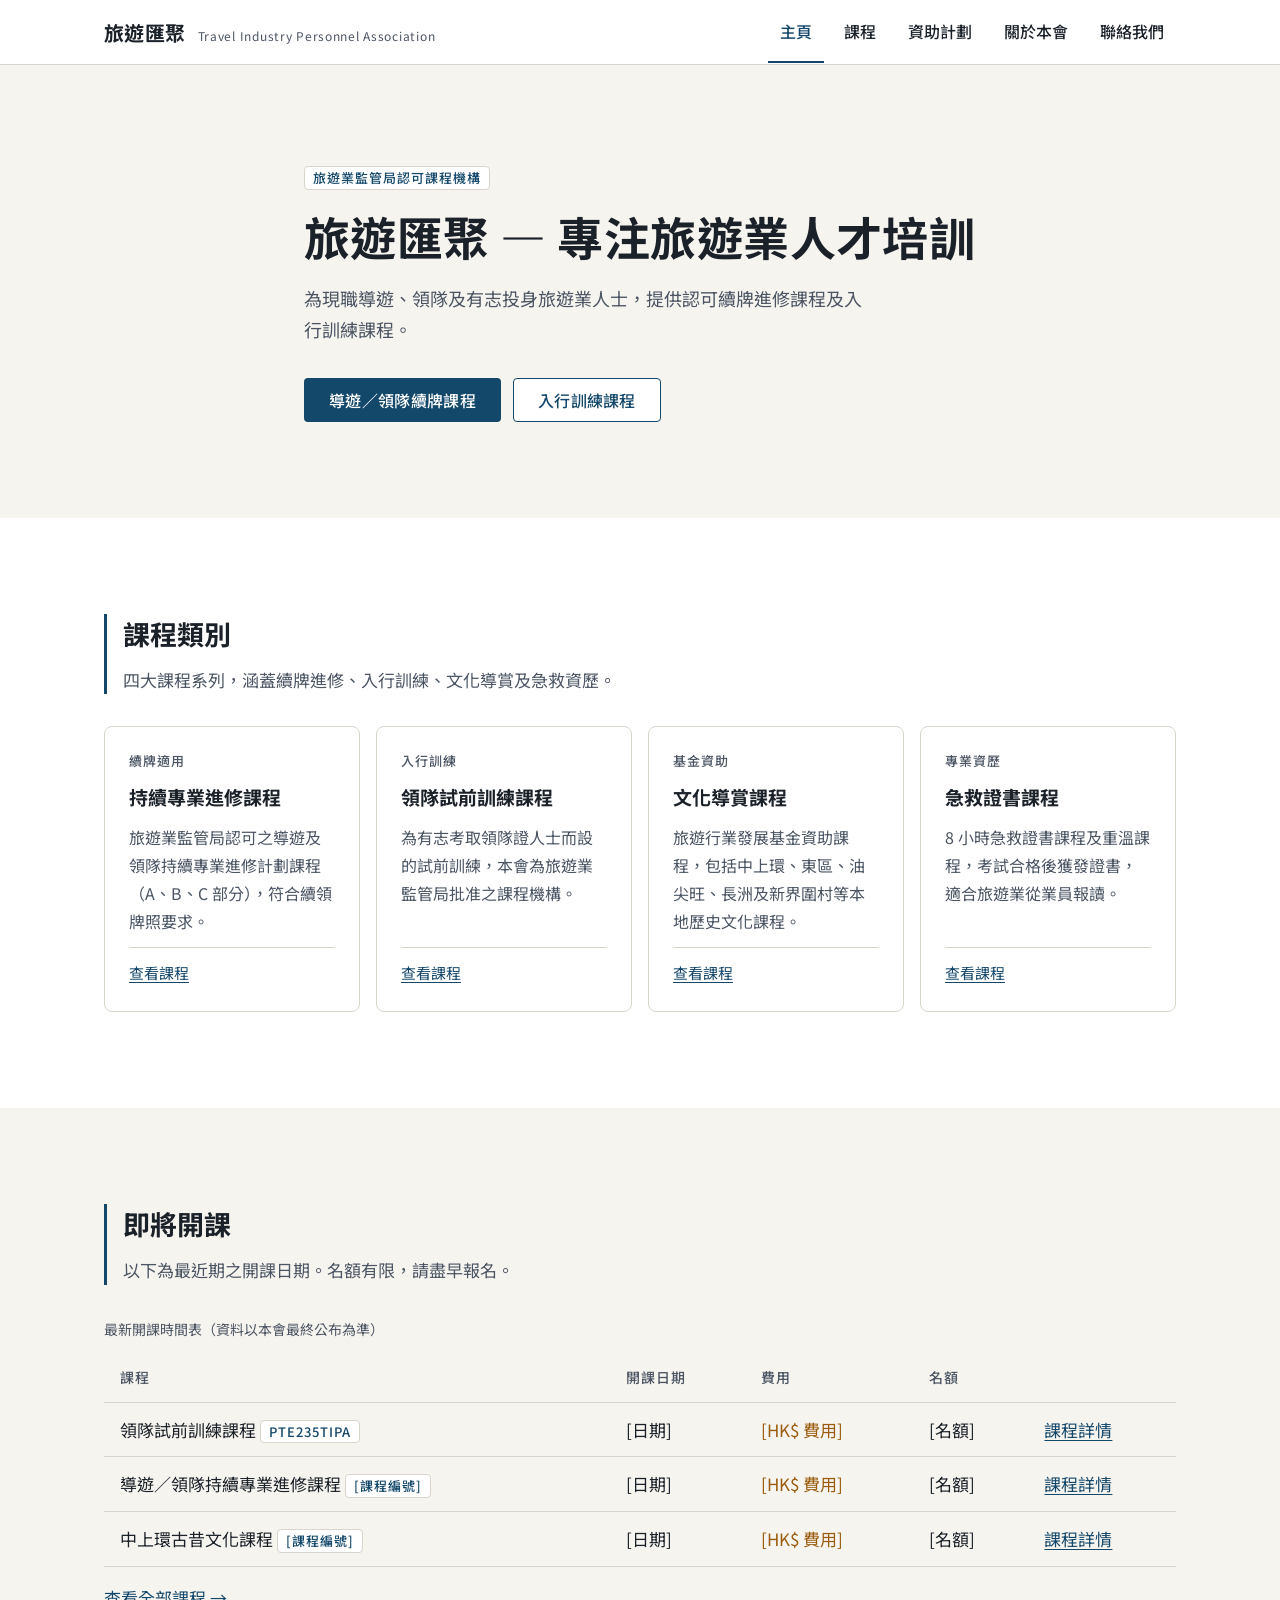
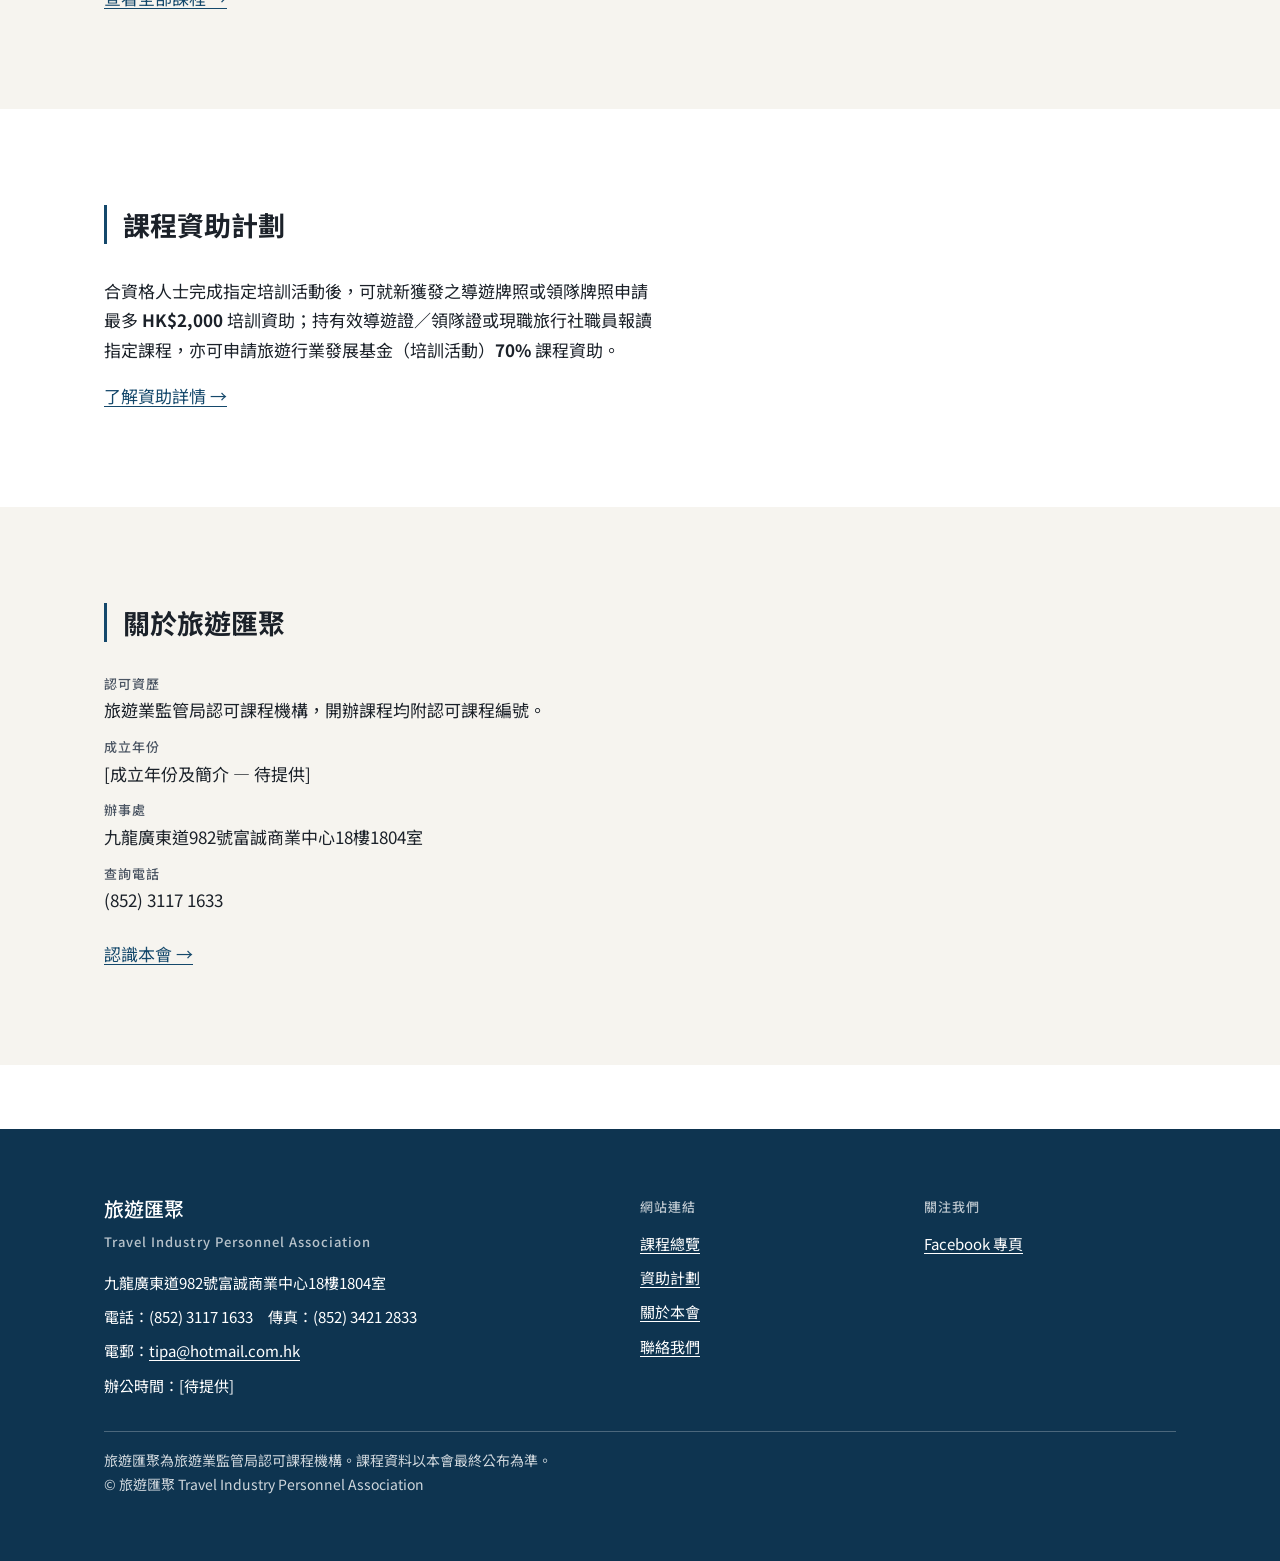
<file: index.html>
<!DOCTYPE html>
<html lang="zh-Hant">
<head>
<meta charset="utf-8">
<meta name="viewport" content="width=device-width, initial-scale=1">
<title>旅遊匯聚 TIPA — 旅遊業監管局認可課程機構</title>
<meta name="description" content="旅遊匯聚（TIPA）提供旅遊業監管局認可之導遊及領隊持續專業進修課程、領隊試前訓練課程、旅遊行業發展基金資助課程及急救證書課程。">
<link rel="preconnect" href="https://fonts.googleapis.com">
<link rel="preconnect" href="https://fonts.gstatic.com" crossorigin>
<link href="https://fonts.googleapis.com/css2?family=Noto+Sans+TC:wght@400;500;700&display=swap" rel="stylesheet">
<link rel="stylesheet" href="css/tipa.css">
</head>
<body>
<a class="skip-link" href="#main">跳至主要內容</a>

<header class="site-header">
  <div class="container site-header__inner">
    <a class="brand" href="index.html">
      <span class="brand__name">旅遊匯聚</span>
      <span class="brand__sub">Travel Industry Personnel Association</span>
    </a>
    <nav class="nav" aria-label="主導覽">
      <a class="nav__link" href="index.html" aria-current="page">主頁</a>
      <a class="nav__link" href="courses.html">課程</a>
      <a class="nav__link" href="courses.html#funding">資助計劃</a>
      <a class="nav__link" href="about.html">關於本會</a>
      <a class="nav__link" href="contact.html">聯絡我們</a>
    </nav>
    <button class="nav-toggle" aria-expanded="false" aria-controls="nav-drawer">
      <span class="nav-toggle__text">選單</span>
    </button>
  </div>
  <div class="nav-drawer" id="nav-drawer">
    <nav aria-label="主導覽（流動版）">
      <a class="nav__link" href="index.html" aria-current="page">主頁</a>
      <a class="nav__link" href="courses.html">課程</a>
      <a class="nav__link" href="courses.html#funding">資助計劃</a>
      <a class="nav__link" href="about.html">關於本會</a>
      <a class="nav__link" href="contact.html">聯絡我們</a>
    </nav>
  </div>
</header>

<main id="main">

  <!-- Hero -->
  <section class="hero">
    <div class="container hero__inner">
      <span class="label label--code">旅遊業監管局認可課程機構</span>
      <h1 class="h-hero mt-4">旅遊匯聚 — 專注旅遊業人才培訓</h1>
      <p class="hero__lede">為現職導遊、領隊及有志投身旅遊業人士，提供認可續牌進修課程及入行訓練課程。</p>
      <div class="hero__actions">
        <a class="btn btn--primary" href="courses.html">導遊／領隊續牌課程</a>
        <a class="btn btn--secondary" href="course-detail.html">入行訓練課程</a>
      </div>
    </div>
  </section>

  <!-- Course families -->
  <section class="section">
    <div class="container">
      <div class="section__head">
        <h2 class="h-section">課程類別</h2>
        <p class="section__intro">四大課程系列，涵蓋續牌進修、入行訓練、文化導賞及急救資歷。</p>
      </div>
      <div class="card-grid card-grid--4">
        <article class="card">
          <span class="label">續牌適用</span>
          <h3 class="card__title">持續專業進修課程</h3>
          <p class="card__body">旅遊業監管局認可之導遊及領隊持續專業進修計劃課程（A、B、C 部分），符合續領牌照要求。</p>
          <div class="card__foot"><a href="courses.html">查看課程</a></div>
        </article>
        <article class="card">
          <span class="label">入行訓練</span>
          <h3 class="card__title">領隊試前訓練課程</h3>
          <p class="card__body">為有志考取領隊證人士而設的試前訓練，本會為旅遊業監管局批准之課程機構。</p>
          <div class="card__foot"><a href="course-detail.html">查看課程</a></div>
        </article>
        <article class="card">
          <span class="label">基金資助</span>
          <h3 class="card__title">文化導賞課程</h3>
          <p class="card__body">旅遊行業發展基金資助課程，包括中上環、東區、油尖旺、長洲及新界圍村等本地歷史文化課程。</p>
          <div class="card__foot"><a href="courses.html">查看課程</a></div>
        </article>
        <article class="card">
          <span class="label">專業資歷</span>
          <h3 class="card__title">急救證書課程</h3>
          <p class="card__body">8 小時急救證書課程及重溫課程，考試合格後獲發證書，適合旅遊業從業員報讀。</p>
          <div class="card__foot"><a href="courses.html">查看課程</a></div>
        </article>
      </div>
    </div>
  </section>

  <!-- Upcoming intakes -->
  <section class="section section--warm">
    <div class="container">
      <div class="section__head">
        <h2 class="h-section">即將開課</h2>
        <p class="section__intro">以下為最近期之開課日期。名額有限，請盡早報名。</p>
      </div>
      <table class="schedule">
        <caption>最新開課時間表（資料以本會最終公布為準）</caption>
        <thead>
          <tr>
            <th scope="col">課程</th>
            <th scope="col">開課日期</th>
            <th scope="col">費用</th>
            <th scope="col">名額</th>
            <th scope="col"></th>
          </tr>
        </thead>
        <tbody>
          <tr>
            <td data-label="課程">領隊試前訓練課程 <span class="label label--code">PTE235TIPA</span></td>
            <td data-label="開課日期" class="num">[日期]</td>
            <td data-label="費用" class="num text-notice">[HK$ 費用]</td>
            <td data-label="名額" class="num">[名額]</td>
            <td class="no-label"><a href="course-detail.html">課程詳情</a></td>
          </tr>
          <tr>
            <td data-label="課程">導遊／領隊持續專業進修課程 <span class="label label--code">[課程編號]</span></td>
            <td data-label="開課日期" class="num">[日期]</td>
            <td data-label="費用" class="num text-notice">[HK$ 費用]</td>
            <td data-label="名額" class="num">[名額]</td>
            <td class="no-label"><a href="courses.html">課程詳情</a></td>
          </tr>
          <tr>
            <td data-label="課程">中上環古昔文化課程 <span class="label label--code">[課程編號]</span></td>
            <td data-label="開課日期" class="num">[日期]</td>
            <td data-label="費用" class="num text-notice">[HK$ 費用]</td>
            <td data-label="名額" class="num">[名額]</td>
            <td class="no-label"><a href="courses.html">課程詳情</a></td>
          </tr>
        </tbody>
      </table>
      <p class="mt-4"><a href="courses.html">查看全部課程 →</a></p>
    </div>
  </section>

  <!-- Subsidy banner -->
  <section class="section">
    <div class="container">
      <div class="section__head">
        <h2 class="h-section">課程資助計劃</h2>
      </div>
      <p style="max-width:62ch;">合資格人士完成指定培訓活動後，可就新獲發之導遊牌照或領隊牌照申請最多 <strong>HK$2,000</strong> 培訓資助；持有效導遊證／領隊證或現職旅行社職員報讀指定課程，亦可申請旅遊行業發展基金（培訓活動）<strong>70%</strong> 課程資助。</p>
      <p class="mt-4"><a href="courses.html#funding">了解資助詳情 →</a></p>
    </div>
  </section>

  <!-- Trust block -->
  <section class="section section--warm">
    <div class="container">
      <div class="section__head">
        <h2 class="h-section">關於旅遊匯聚</h2>
      </div>
      <ul class="fact-list" style="max-width:640px;">
        <li><span class="label">認可資歷</span><span>旅遊業監管局認可課程機構，開辦課程均附認可課程編號。</span></li>
        <li><span class="label">成立年份</span><span>[成立年份及簡介 — 待提供]</span></li>
        <li><span class="label">辦事處</span><span>九龍廣東道982號富誠商業中心18樓1804室</span></li>
        <li><span class="label">查詢電話</span><span class="num">(852) 3117 1633</span></li>
      </ul>
      <p class="mt-5"><a href="about.html">認識本會 →</a></p>
    </div>
  </section>

</main>

<footer class="site-footer">
  <div class="container">
    <div class="footer-grid">
      <div>
        <p class="h-sub" style="color:#fff;">旅遊匯聚</p>
        <p class="label mt-2">Travel Industry Personnel Association</p>
        <ul class="mt-4">
          <li>九龍廣東道982號富誠商業中心18樓1804室</li>
          <li>電話：(852) 3117 1633　傳真：(852) 3421 2833</li>
          <li>電郵：<a href="mailto:tipa@hotmail.com.hk">tipa@hotmail.com.hk</a></li>
          <li>辦公時間：[待提供]</li>
        </ul>
      </div>
      <div>
        <p class="label">網站連結</p>
        <ul class="mt-3">
          <li><a href="courses.html">課程總覽</a></li>
          <li><a href="courses.html#funding">資助計劃</a></li>
          <li><a href="about.html">關於本會</a></li>
          <li><a href="contact.html">聯絡我們</a></li>
        </ul>
      </div>
      <div>
        <p class="label">關注我們</p>
        <ul class="mt-3">
          <li><a href="https://www.facebook.com/hktipa" rel="noopener">Facebook 專頁</a></li>
        </ul>
      </div>
    </div>
    <p class="footnote">旅遊匯聚為旅遊業監管局認可課程機構。課程資料以本會最終公布為準。<br>© 旅遊匯聚 Travel Industry Personnel Association</p>
  </div>
</footer>

<script src="js/main.js"></script>
</body>
</html>
</file>
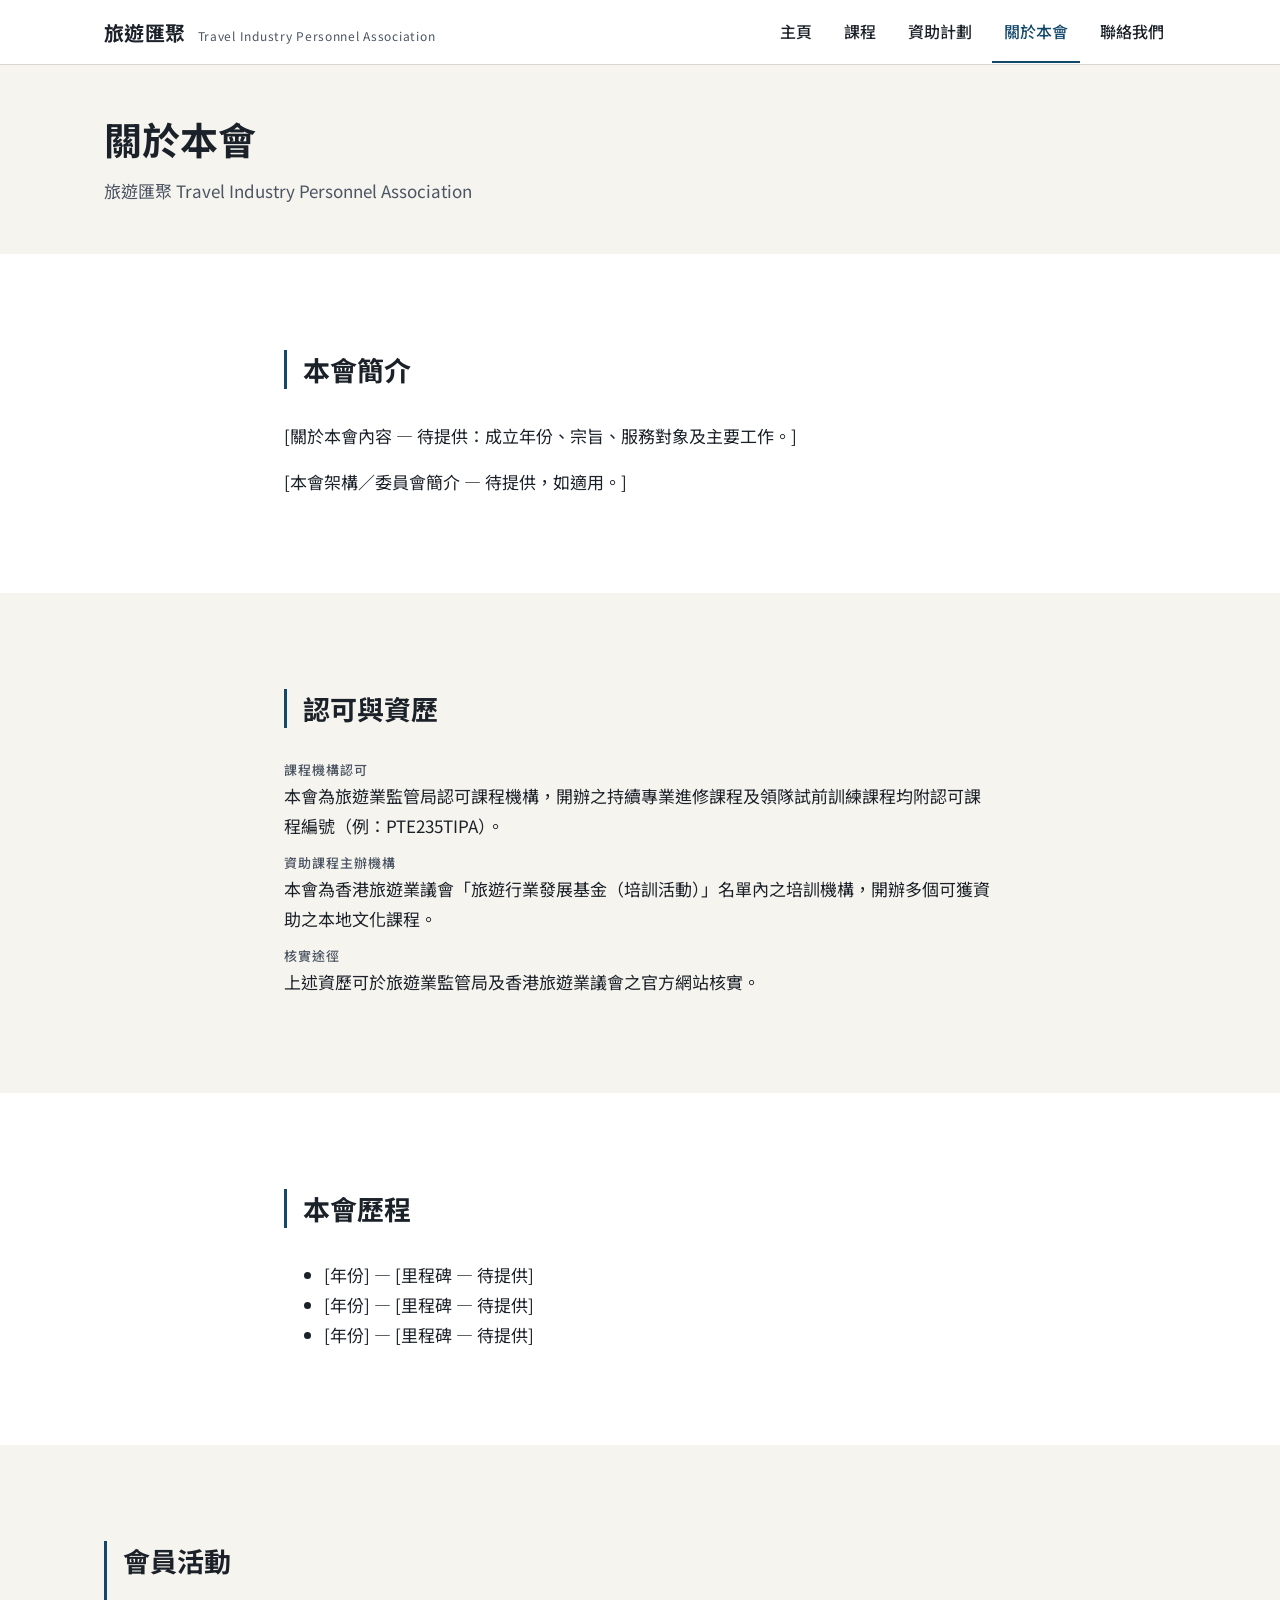
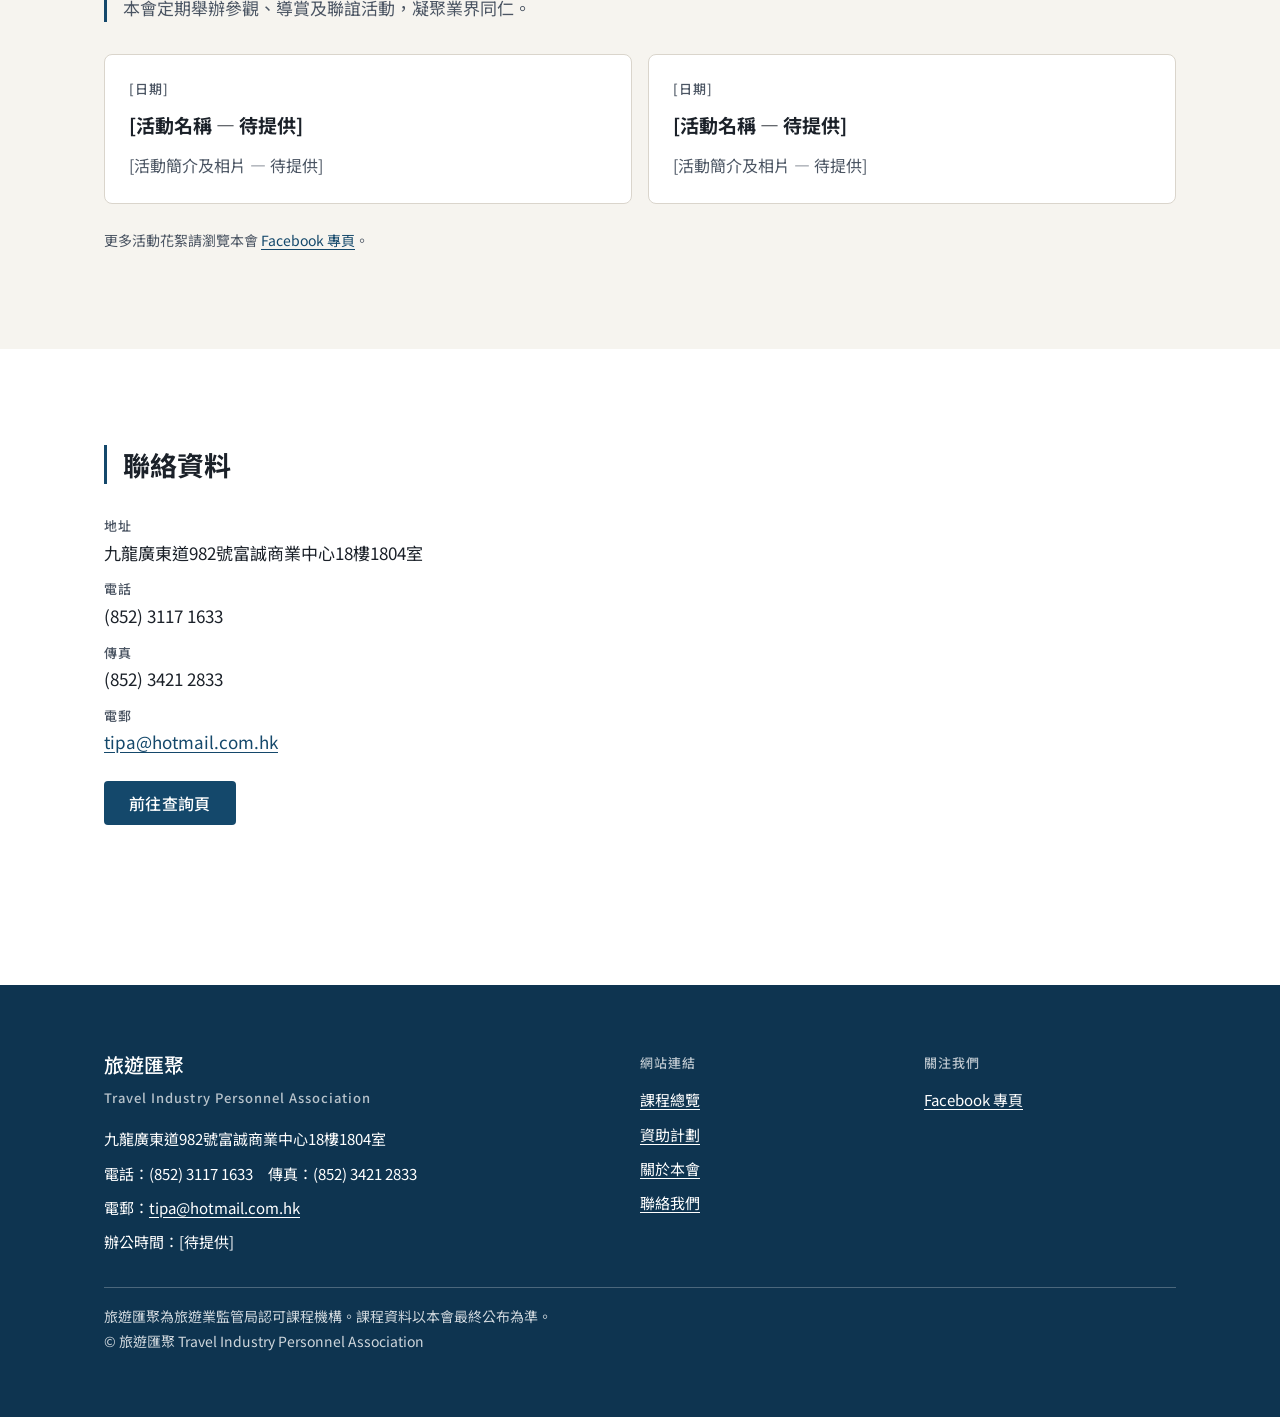
<file: about.html>
<!DOCTYPE html>
<html lang="zh-Hant">
<head>
<meta charset="utf-8">
<meta name="viewport" content="width=device-width, initial-scale=1">
<title>關於本會 — 旅遊匯聚 TIPA</title>
<meta name="description" content="認識旅遊匯聚（Travel Industry Personnel Association）：認可資歷、本會歷史及會員活動。">
<link rel="preconnect" href="https://fonts.googleapis.com">
<link rel="preconnect" href="https://fonts.gstatic.com" crossorigin>
<link href="https://fonts.googleapis.com/css2?family=Noto+Sans+TC:wght@400;500;700&display=swap" rel="stylesheet">
<link rel="stylesheet" href="css/tipa.css">
</head>
<body>
<a class="skip-link" href="#main">跳至主要內容</a>

<header class="site-header">
  <div class="container site-header__inner">
    <a class="brand" href="index.html">
      <span class="brand__name">旅遊匯聚</span>
      <span class="brand__sub">Travel Industry Personnel Association</span>
    </a>
    <nav class="nav" aria-label="主導覽">
      <a class="nav__link" href="index.html">主頁</a>
      <a class="nav__link" href="courses.html">課程</a>
      <a class="nav__link" href="courses.html#funding">資助計劃</a>
      <a class="nav__link" href="about.html" aria-current="page">關於本會</a>
      <a class="nav__link" href="contact.html">聯絡我們</a>
    </nav>
    <button class="nav-toggle" aria-expanded="false" aria-controls="nav-drawer">
      <span class="nav-toggle__text">選單</span>
    </button>
  </div>
  <div class="nav-drawer" id="nav-drawer">
    <nav aria-label="主導覽（流動版）">
      <a class="nav__link" href="index.html">主頁</a>
      <a class="nav__link" href="courses.html">課程</a>
      <a class="nav__link" href="courses.html#funding">資助計劃</a>
      <a class="nav__link" href="about.html" aria-current="page">關於本會</a>
      <a class="nav__link" href="contact.html">聯絡我們</a>
    </nav>
  </div>
</header>

<main id="main">

  <div class="page-head">
    <div class="container">
      <h1 class="h-page">關於本會</h1>
      <p class="section__intro">旅遊匯聚 Travel Industry Personnel Association</p>
    </div>
  </div>

  <!-- Introduction -->
  <section class="section">
    <div class="container" style="max-width:760px; margin-inline:auto;">
      <div class="section__head">
        <h2 class="h-section">本會簡介</h2>
      </div>
      <p>[關於本會內容 — 待提供：成立年份、宗旨、服務對象及主要工作。]</p>
      <p class="mt-4">[本會架構／委員會簡介 — 待提供，如適用。]</p>
    </div>
  </section>

  <!-- Accreditation -->
  <section class="section section--warm">
    <div class="container" style="max-width:760px; margin-inline:auto;">
      <div class="section__head">
        <h2 class="h-section">認可與資歷</h2>
      </div>
      <ul class="fact-list">
        <li>
          <span class="label">課程機構認可</span>
          <span>本會為旅遊業監管局認可課程機構，開辦之持續專業進修課程及領隊試前訓練課程均附認可課程編號（例：PTE235TIPA）。</span>
        </li>
        <li>
          <span class="label">資助課程主辦機構</span>
          <span>本會為香港旅遊業議會「旅遊行業發展基金（培訓活動）」名單內之培訓機構，開辦多個可獲資助之本地文化課程。</span>
        </li>
        <li>
          <span class="label">核實途徑</span>
          <span>上述資歷可於旅遊業監管局及香港旅遊業議會之官方網站核實。</span>
        </li>
      </ul>
    </div>
  </section>

  <!-- Milestones -->
  <section class="section">
    <div class="container" style="max-width:760px; margin-inline:auto;">
      <div class="section__head">
        <h2 class="h-section">本會歷程</h2>
      </div>
      <ul class="mt-2">
        <li>[年份] — [里程碑 — 待提供]</li>
        <li>[年份] — [里程碑 — 待提供]</li>
        <li>[年份] — [里程碑 — 待提供]</li>
      </ul>
    </div>
  </section>

  <!-- Member activities -->
  <section class="section section--warm">
    <div class="container">
      <div class="section__head">
        <h2 class="h-section">會員活動</h2>
        <p class="section__intro">本會定期舉辦參觀、導賞及聯誼活動，凝聚業界同仁。</p>
      </div>
      <div class="card-grid">
        <article class="card">
          <span class="label">[日期]</span>
          <h3 class="card__title">[活動名稱 — 待提供]</h3>
          <p class="card__body">[活動簡介及相片 — 待提供]</p>
        </article>
        <article class="card">
          <span class="label">[日期]</span>
          <h3 class="card__title">[活動名稱 — 待提供]</h3>
          <p class="card__body">[活動簡介及相片 — 待提供]</p>
        </article>
      </div>
      <p class="mt-5 form-note">更多活動花絮請瀏覽本會 <a href="https://www.facebook.com/hktipa" rel="noopener">Facebook 專頁</a>。</p>
    </div>
  </section>

  <!-- Contact recap -->
  <section class="section">
    <div class="container">
      <div class="section__head">
        <h2 class="h-section">聯絡資料</h2>
      </div>
      <ul class="fact-list" style="max-width:640px;">
        <li><span class="label">地址</span><span>九龍廣東道982號富誠商業中心18樓1804室</span></li>
        <li><span class="label">電話</span><span class="num">(852) 3117 1633</span></li>
        <li><span class="label">傳真</span><span class="num">(852) 3421 2833</span></li>
        <li><span class="label">電郵</span><a href="mailto:tipa@hotmail.com.hk">tipa@hotmail.com.hk</a></li>
      </ul>
      <p class="mt-5"><a class="btn btn--primary" href="contact.html">前往查詢頁</a></p>
    </div>
  </section>

</main>

<footer class="site-footer">
  <div class="container">
    <div class="footer-grid">
      <div>
        <p class="h-sub" style="color:#fff;">旅遊匯聚</p>
        <p class="label mt-2">Travel Industry Personnel Association</p>
        <ul class="mt-4">
          <li>九龍廣東道982號富誠商業中心18樓1804室</li>
          <li>電話：(852) 3117 1633　傳真：(852) 3421 2833</li>
          <li>電郵：<a href="mailto:tipa@hotmail.com.hk">tipa@hotmail.com.hk</a></li>
          <li>辦公時間：[待提供]</li>
        </ul>
      </div>
      <div>
        <p class="label">網站連結</p>
        <ul class="mt-3">
          <li><a href="courses.html">課程總覽</a></li>
          <li><a href="courses.html#funding">資助計劃</a></li>
          <li><a href="about.html">關於本會</a></li>
          <li><a href="contact.html">聯絡我們</a></li>
        </ul>
      </div>
      <div>
        <p class="label">關注我們</p>
        <ul class="mt-3">
          <li><a href="https://www.facebook.com/hktipa" rel="noopener">Facebook 專頁</a></li>
        </ul>
      </div>
    </div>
    <p class="footnote">旅遊匯聚為旅遊業監管局認可課程機構。課程資料以本會最終公布為準。<br>© 旅遊匯聚 Travel Industry Personnel Association</p>
  </div>
</footer>

<script src="js/main.js"></script>
</body>
</html>
</file>
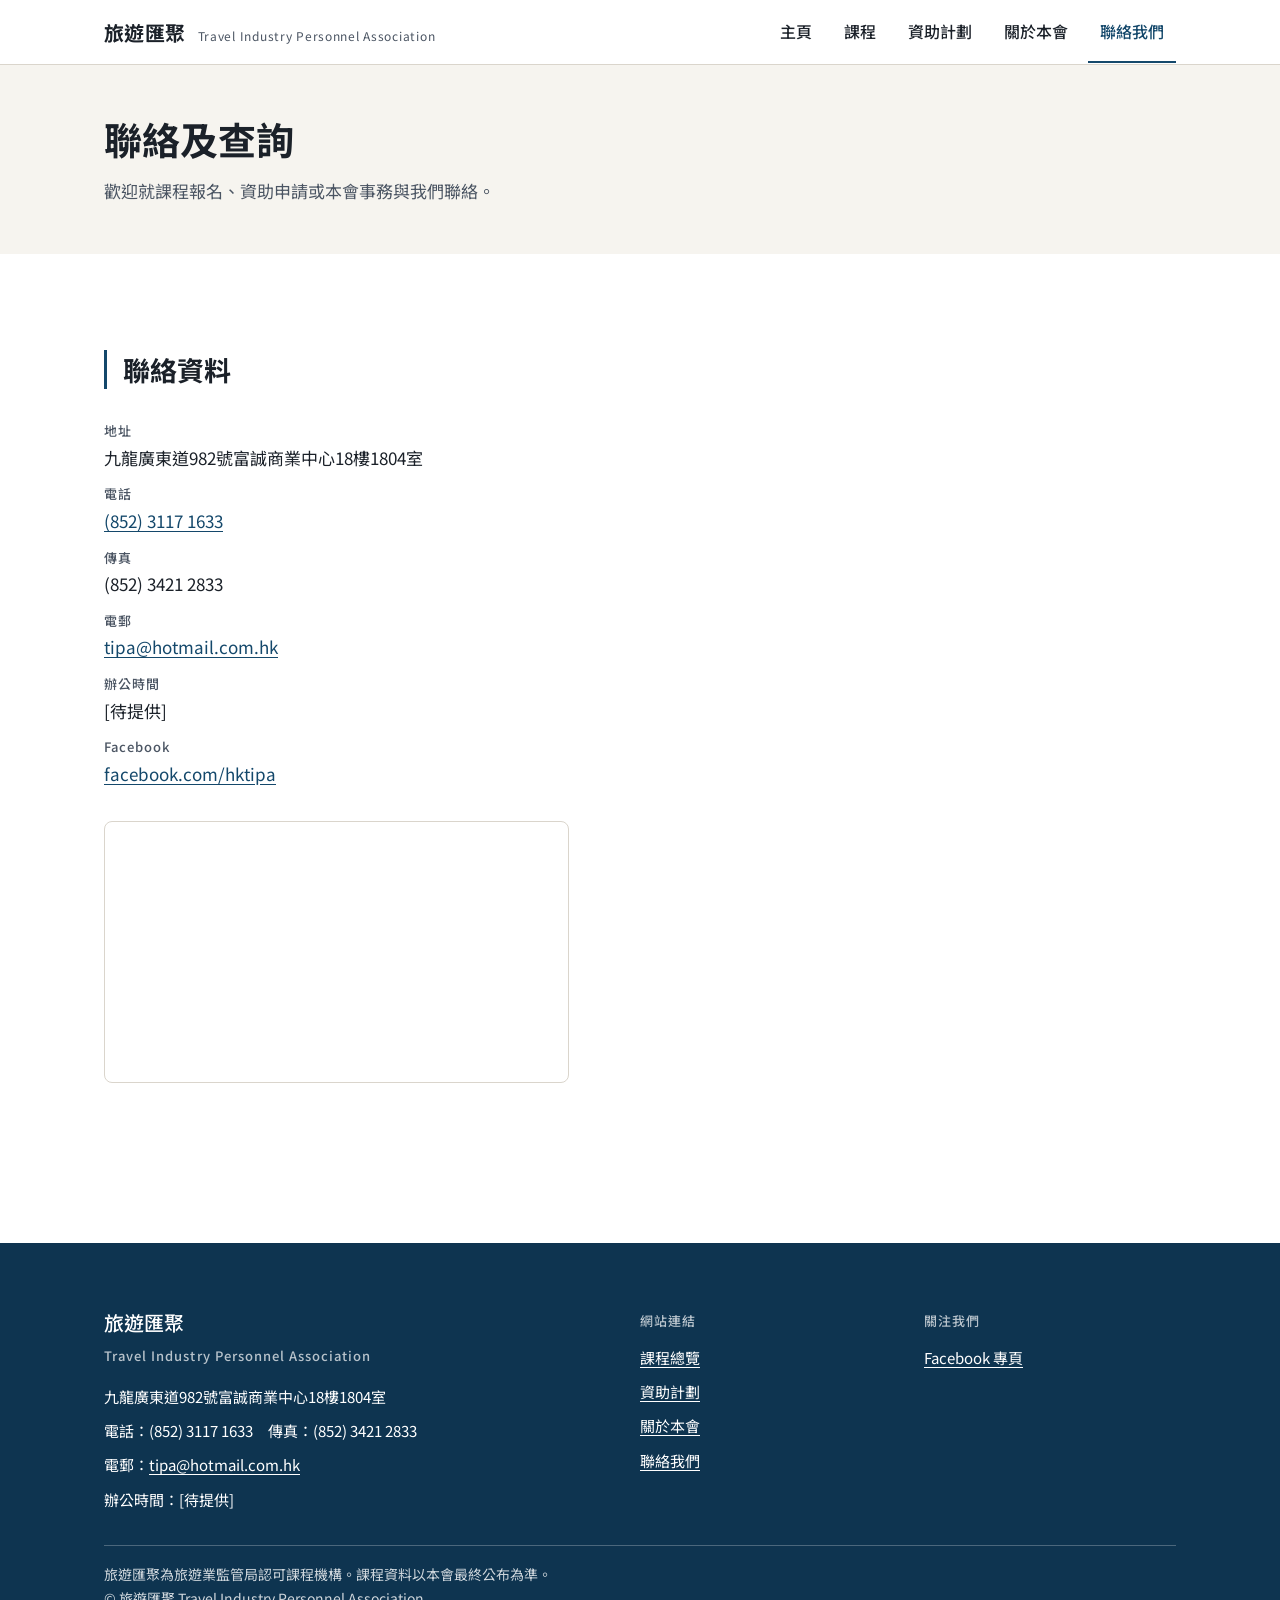
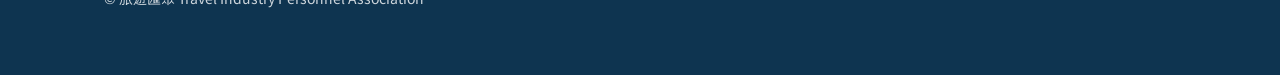
<file: contact.html>
<!DOCTYPE html>
<html lang="zh-Hant">
<head>
<meta charset="utf-8">
<meta name="viewport" content="width=device-width, initial-scale=1">
<title>聯絡及查詢 — 旅遊匯聚 TIPA</title>
<meta name="description" content="聯絡旅遊匯聚：地址、電話、電郵及課程查詢表格。">
<link rel="preconnect" href="https://fonts.googleapis.com">
<link rel="preconnect" href="https://fonts.gstatic.com" crossorigin>
<link href="https://fonts.googleapis.com/css2?family=Noto+Sans+TC:wght@400;500;700&display=swap" rel="stylesheet">
<link rel="stylesheet" href="css/tipa.css">
<style>
  .contact-grid { display: grid; gap: var(--s-7); grid-template-columns: 1fr; }
  @media (min-width: 900px) { .contact-grid { grid-template-columns: 1fr 1.2fr; } }
</style>
</head>
<body>
<a class="skip-link" href="#main">跳至主要內容</a>

<header class="site-header">
  <div class="container site-header__inner">
    <a class="brand" href="index.html">
      <span class="brand__name">旅遊匯聚</span>
      <span class="brand__sub">Travel Industry Personnel Association</span>
    </a>
    <nav class="nav" aria-label="主導覽">
      <a class="nav__link" href="index.html">主頁</a>
      <a class="nav__link" href="courses.html">課程</a>
      <a class="nav__link" href="courses.html#funding">資助計劃</a>
      <a class="nav__link" href="about.html">關於本會</a>
      <a class="nav__link" href="contact.html" aria-current="page">聯絡我們</a>
    </nav>
    <button class="nav-toggle" aria-expanded="false" aria-controls="nav-drawer">
      <span class="nav-toggle__text">選單</span>
    </button>
  </div>
  <div class="nav-drawer" id="nav-drawer">
    <nav aria-label="主導覽（流動版）">
      <a class="nav__link" href="index.html">主頁</a>
      <a class="nav__link" href="courses.html">課程</a>
      <a class="nav__link" href="courses.html#funding">資助計劃</a>
      <a class="nav__link" href="about.html">關於本會</a>
      <a class="nav__link" href="contact.html" aria-current="page">聯絡我們</a>
    </nav>
  </div>
</header>

<main id="main">

  <div class="page-head">
    <div class="container">
      <h1 class="h-page">聯絡及查詢</h1>
      <p class="section__intro">歡迎就課程報名、資助申請或本會事務與我們聯絡。</p>
    </div>
  </div>

  <section class="section">
    <div class="container contact-grid">

      <!-- Contact facts -->
      <div>
        <div class="section__head">
          <h2 class="h-section">聯絡資料</h2>
        </div>
        <ul class="fact-list">
          <li><span class="label">地址</span><span>九龍廣東道982號富誠商業中心18樓1804室</span></li>
          <li><span class="label">電話</span><a href="tel:+85231171633" class="num">(852) 3117 1633</a></li>
          <li><span class="label">傳真</span><span class="num">(852) 3421 2833</span></li>
          <li><span class="label">電郵</span><a href="mailto:tipa@hotmail.com.hk">tipa@hotmail.com.hk</a></li>
          <li><span class="label">辦公時間</span><span>[待提供]</span></li>
          <li><span class="label">Facebook</span><a href="https://www.facebook.com/hktipa" rel="noopener">facebook.com/hktipa</a></li>
        </ul>
        <!-- Map embed: replace src with confirmed address embed URL -->
        <div class="mt-6" style="border:1px solid var(--line); border-radius:var(--r-card); overflow:hidden;">
          <iframe title="本會位置地圖" src="https://www.google.com/maps?q=%E5%BB%A3%E6%9D%B1%E9%81%93982%E8%99%9F%E5%AF%8C%E8%AA%A0%E5%95%86%E6%A5%AD%E4%B8%AD%E5%BF%83&output=embed" width="100%" height="260" style="border:0; display:block;" loading="lazy" referrerpolicy="no-referrer-when-downgrade"></iframe>
        </div>
      </div>


    </div>
  </section>

</main>

<footer class="site-footer">
  <div class="container">
    <div class="footer-grid">
      <div>
        <p class="h-sub" style="color:#fff;">旅遊匯聚</p>
        <p class="label mt-2">Travel Industry Personnel Association</p>
        <ul class="mt-4">
          <li>九龍廣東道982號富誠商業中心18樓1804室</li>
          <li>電話：(852) 3117 1633　傳真：(852) 3421 2833</li>
          <li>電郵：<a href="mailto:tipa@hotmail.com.hk">tipa@hotmail.com.hk</a></li>
          <li>辦公時間：[待提供]</li>
        </ul>
      </div>
      <div>
        <p class="label">網站連結</p>
        <ul class="mt-3">
          <li><a href="courses.html">課程總覽</a></li>
          <li><a href="courses.html#funding">資助計劃</a></li>
          <li><a href="about.html">關於本會</a></li>
          <li><a href="contact.html">聯絡我們</a></li>
        </ul>
      </div>
      <div>
        <p class="label">關注我們</p>
        <ul class="mt-3">
          <li><a href="https://www.facebook.com/hktipa" rel="noopener">Facebook 專頁</a></li>
        </ul>
      </div>
    </div>
    <p class="footnote">旅遊匯聚為旅遊業監管局認可課程機構。課程資料以本會最終公布為準。<br>© 旅遊匯聚 Travel Industry Personnel Association</p>
  </div>
</footer>

<script src="js/main.js"></script>
</body>
</html>
</file>
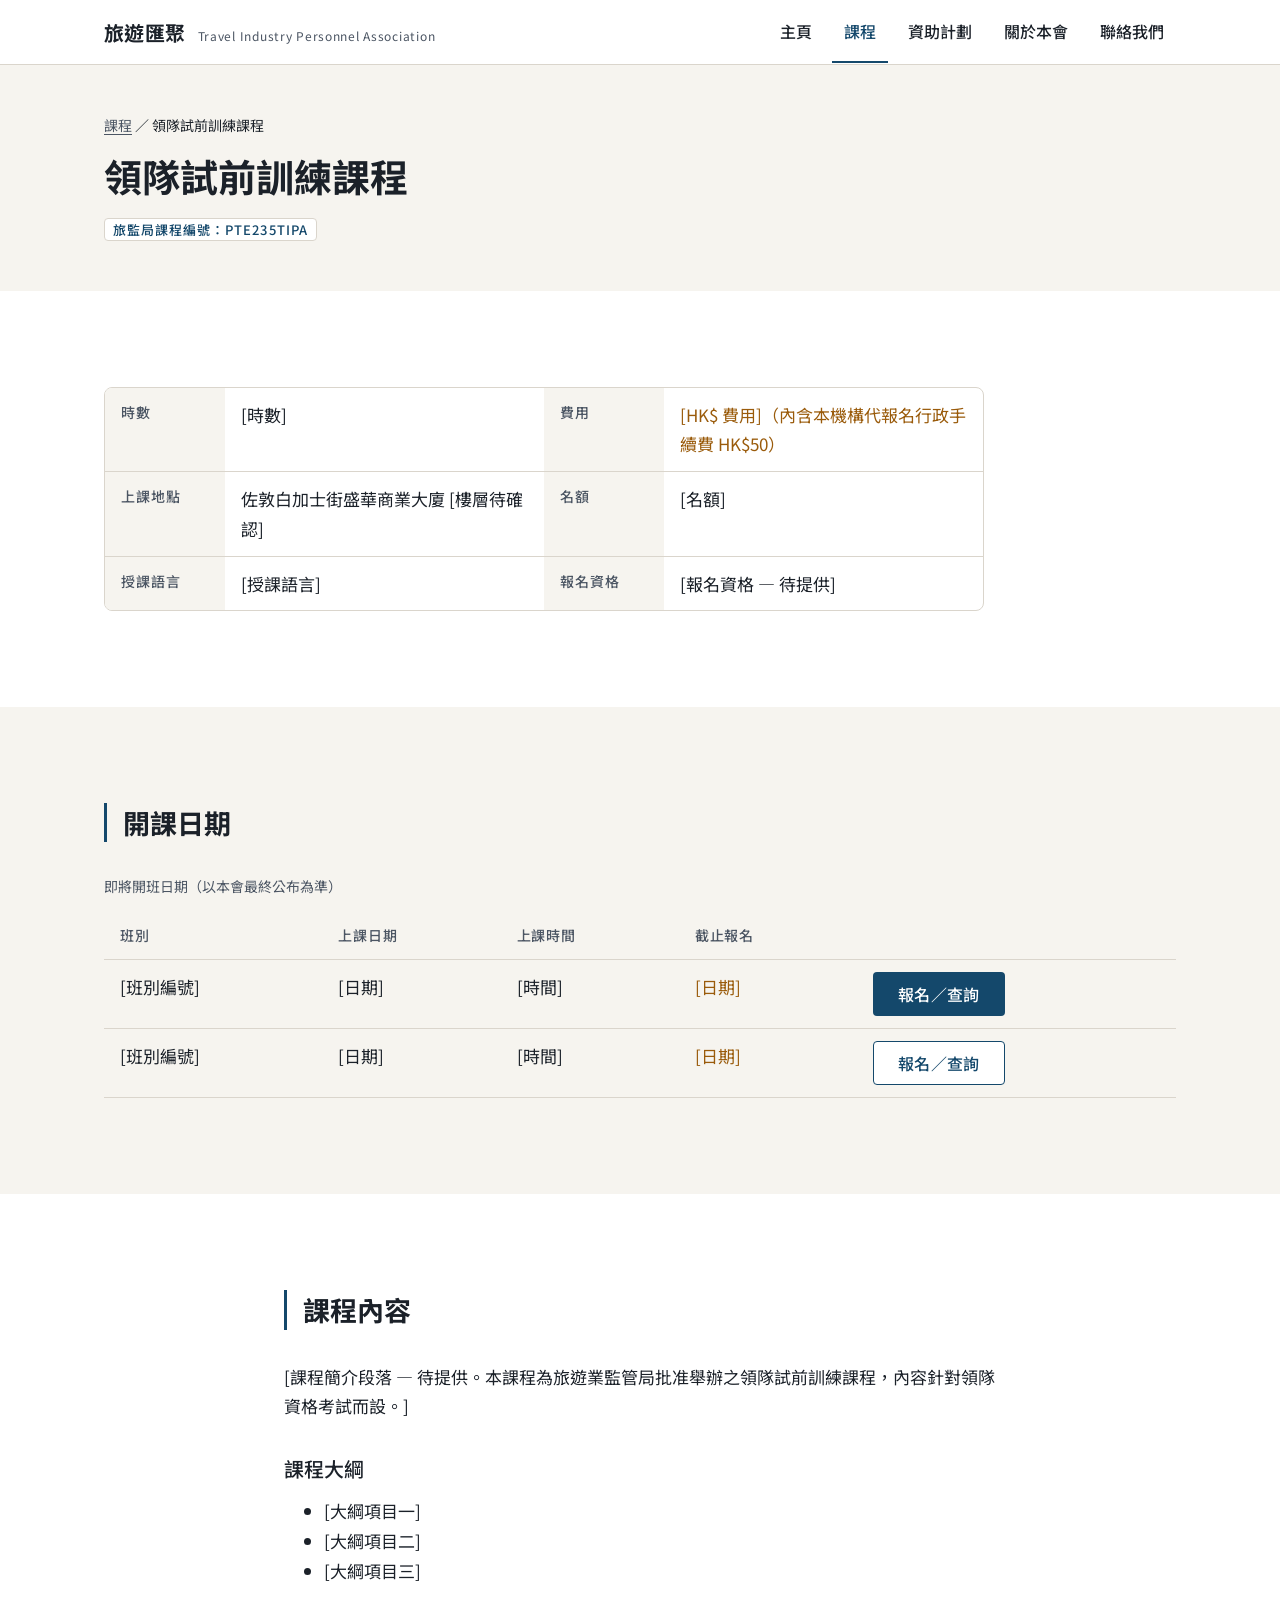
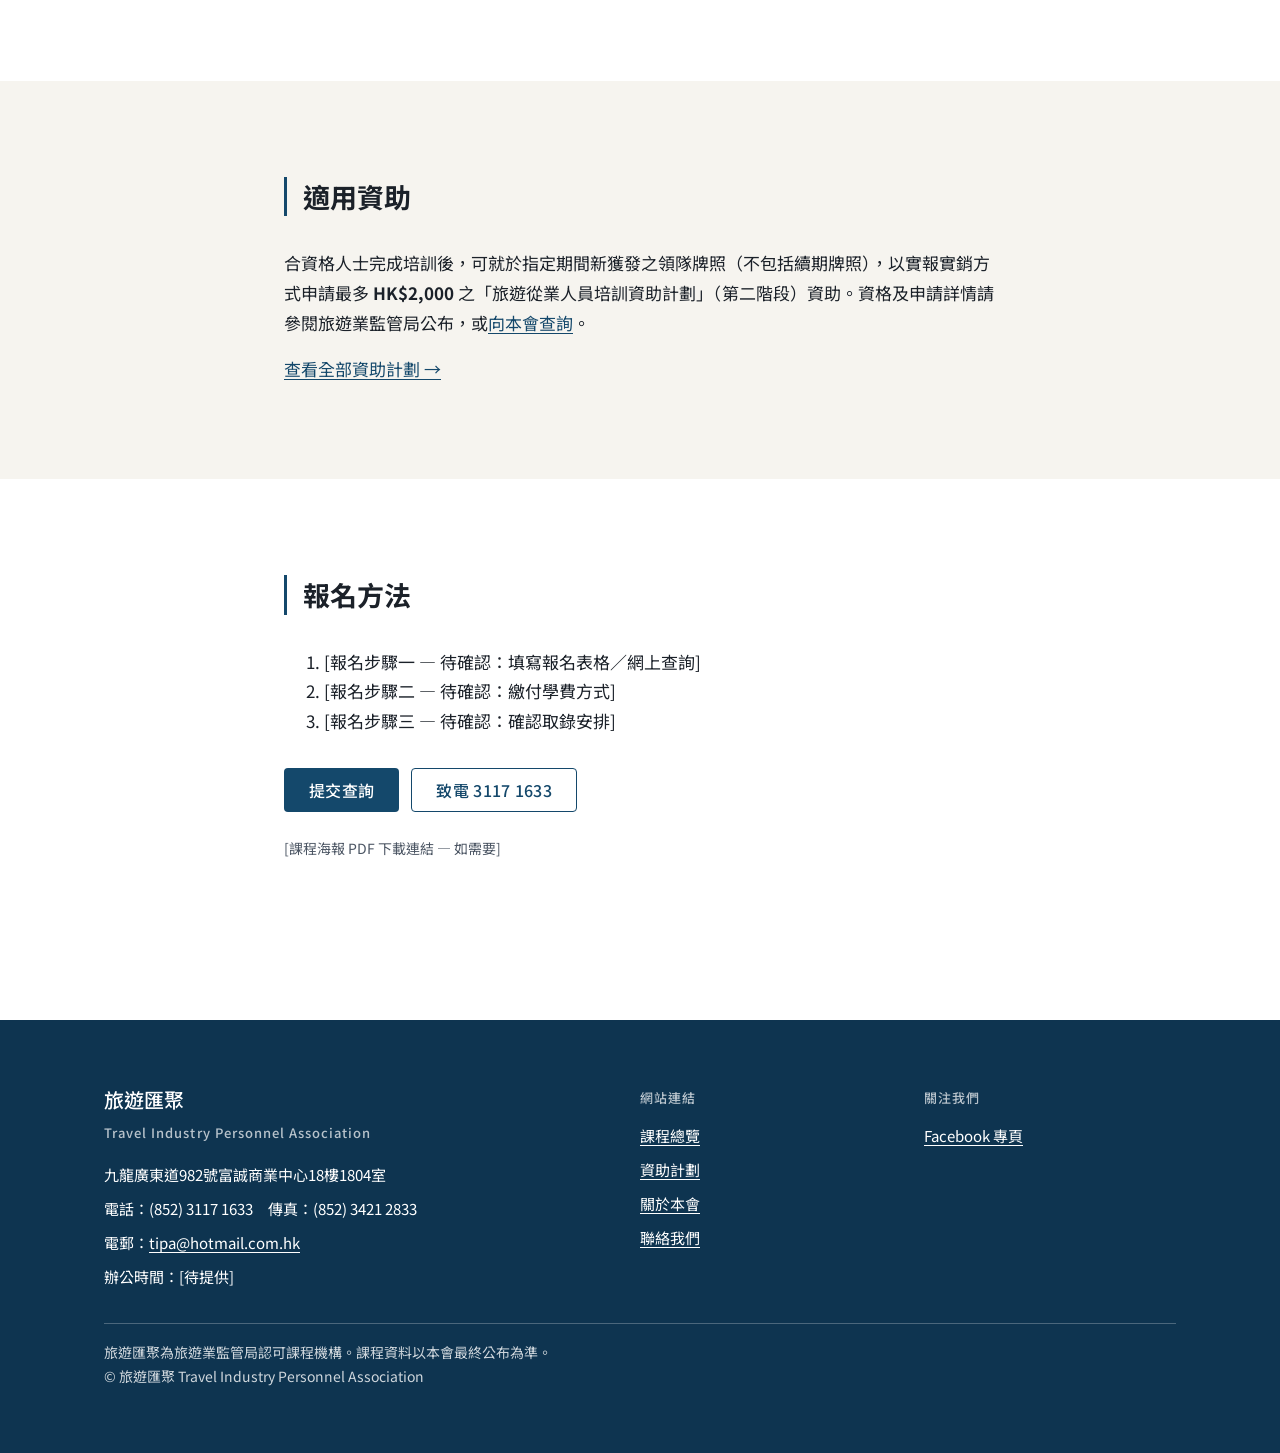
<file: course-detail.html>
<!DOCTYPE html>
<html lang="zh-Hant">
<head>
<meta charset="utf-8">
<meta name="viewport" content="width=device-width, initial-scale=1">
<title>領隊試前訓練課程 — 旅遊匯聚 TIPA</title>
<meta name="description" content="旅遊業監管局批准舉辦之領隊試前訓練課程（課程編號 PTE235TIPA）。課程內容、開課日期、費用及報名方法。">
<link rel="preconnect" href="https://fonts.googleapis.com">
<link rel="preconnect" href="https://fonts.gstatic.com" crossorigin>
<link href="https://fonts.googleapis.com/css2?family=Noto+Sans+TC:wght@400;500;700&display=swap" rel="stylesheet">
<link rel="stylesheet" href="css/tipa.css">
</head>
<body>
<a class="skip-link" href="#main">跳至主要內容</a>

<header class="site-header">
  <div class="container site-header__inner">
    <a class="brand" href="index.html">
      <span class="brand__name">旅遊匯聚</span>
      <span class="brand__sub">Travel Industry Personnel Association</span>
    </a>
    <nav class="nav" aria-label="主導覽">
      <a class="nav__link" href="index.html">主頁</a>
      <a class="nav__link" href="courses.html" aria-current="page">課程</a>
      <a class="nav__link" href="courses.html#funding">資助計劃</a>
      <a class="nav__link" href="about.html">關於本會</a>
      <a class="nav__link" href="contact.html">聯絡我們</a>
    </nav>
    <button class="nav-toggle" aria-expanded="false" aria-controls="nav-drawer">
      <span class="nav-toggle__text">選單</span>
    </button>
  </div>
  <div class="nav-drawer" id="nav-drawer">
    <nav aria-label="主導覽（流動版）">
      <a class="nav__link" href="index.html">主頁</a>
      <a class="nav__link" href="courses.html" aria-current="page">課程</a>
      <a class="nav__link" href="courses.html#funding">資助計劃</a>
      <a class="nav__link" href="about.html">關於本會</a>
      <a class="nav__link" href="contact.html">聯絡我們</a>
    </nav>
  </div>
</header>

<main id="main">

  <div class="page-head">
    <div class="container">
      <p class="breadcrumb"><a href="courses.html">課程</a> ／ 領隊試前訓練課程</p>
      <h1 class="h-page">領隊試前訓練課程</h1>
      <p class="mt-3">
        <span class="label label--code">旅監局課程編號：PTE235TIPA</span>
      </p>
    </div>
  </div>

  <!-- Key facts -->
  <section class="section">
    <div class="container">
      <dl class="key-facts" style="max-width:880px;">
        <div><dt>時數</dt><dd>[時數]</dd></div>
        <div><dt>費用</dt><dd class="text-notice">[HK$ 費用]（內含本機構代報名行政手續費 HK$50）</dd></div>
        <div><dt>上課地點</dt><dd>佐敦白加士街盛華商業大廈 [樓層待確認]</dd></div>
        <div><dt>名額</dt><dd>[名額]</dd></div>
        <div><dt>授課語言</dt><dd>[授課語言]</dd></div>
        <div><dt>報名資格</dt><dd>[報名資格 — 待提供]</dd></div>
      </dl>
    </div>
  </section>

  <!-- Schedule -->
  <section class="section section--warm">
    <div class="container">
      <div class="section__head">
        <h2 class="h-section">開課日期</h2>
      </div>
      <table class="schedule">
        <caption>即將開班日期（以本會最終公布為準）</caption>
        <thead>
          <tr>
            <th scope="col">班別</th>
            <th scope="col">上課日期</th>
            <th scope="col">上課時間</th>
            <th scope="col">截止報名</th>
            <th scope="col"></th>
          </tr>
        </thead>
        <tbody>
          <tr>
            <td data-label="班別">[班別編號]</td>
            <td data-label="上課日期" class="num">[日期]</td>
            <td data-label="上課時間" class="num">[時間]</td>
            <td data-label="截止報名" class="num text-notice">[日期]</td>
            <td class="no-label"><a class="btn btn--primary" href="contact.html">報名／查詢</a></td>
          </tr>
          <tr>
            <td data-label="班別">[班別編號]</td>
            <td data-label="上課日期" class="num">[日期]</td>
            <td data-label="上課時間" class="num">[時間]</td>
            <td data-label="截止報名" class="num text-notice">[日期]</td>
            <td class="no-label"><a class="btn btn--secondary" href="contact.html">報名／查詢</a></td>
          </tr>
        </tbody>
      </table>
    </div>
  </section>

  <!-- Content -->
  <section class="section">
    <div class="container" style="max-width:760px; margin-inline:auto;">
      <div class="section__head">
        <h2 class="h-section">課程內容</h2>
      </div>
      <p>[課程簡介段落 — 待提供。本課程為旅遊業監管局批准舉辦之領隊試前訓練課程，內容針對領隊資格考試而設。]</p>
      <h3 class="h-sub mt-6">課程大綱</h3>
      <ul class="mt-3">
        <li>[大綱項目一]</li>
        <li>[大綱項目二]</li>
        <li>[大綱項目三]</li>
      </ul>
    </div>
  </section>

  <!-- Applicable subsidy -->
  <section class="section section--warm">
    <div class="container" style="max-width:760px; margin-inline:auto;">
      <div class="section__head">
        <h2 class="h-section">適用資助</h2>
      </div>
      <p>合資格人士完成培訓後，可就於指定期間新獲發之領隊牌照（不包括續期牌照），以實報實銷方式申請最多 <strong>HK$2,000</strong> 之「旅遊從業人員培訓資助計劃」（第二階段）資助。資格及申請詳情請參閱旅遊業監管局公布，或<a href="contact.html">向本會查詢</a>。</p>
      <p class="mt-4"><a href="courses.html#funding">查看全部資助計劃 →</a></p>
    </div>
  </section>

  <!-- Enrolment -->
  <section class="section">
    <div class="container" style="max-width:760px; margin-inline:auto;">
      <div class="section__head">
        <h2 class="h-section">報名方法</h2>
      </div>
      <ol class="mt-2">
        <li>[報名步驟一 — 待確認：填寫報名表格／網上查詢]</li>
        <li>[報名步驟二 — 待確認：繳付學費方式]</li>
        <li>[報名步驟三 — 待確認：確認取錄安排]</li>
      </ol>
      <div class="hero__actions mt-6">
        <a class="btn btn--primary" href="contact.html">提交查詢</a>
        <a class="btn btn--secondary" href="tel:+85231171633">致電 3117 1633</a>
      </div>
      <p class="form-note mt-5">[課程海報 PDF 下載連結 — 如需要]</p>
    </div>
  </section>

</main>

<footer class="site-footer">
  <div class="container">
    <div class="footer-grid">
      <div>
        <p class="h-sub" style="color:#fff;">旅遊匯聚</p>
        <p class="label mt-2">Travel Industry Personnel Association</p>
        <ul class="mt-4">
          <li>九龍廣東道982號富誠商業中心18樓1804室</li>
          <li>電話：(852) 3117 1633　傳真：(852) 3421 2833</li>
          <li>電郵：<a href="mailto:tipa@hotmail.com.hk">tipa@hotmail.com.hk</a></li>
          <li>辦公時間：[待提供]</li>
        </ul>
      </div>
      <div>
        <p class="label">網站連結</p>
        <ul class="mt-3">
          <li><a href="courses.html">課程總覽</a></li>
          <li><a href="courses.html#funding">資助計劃</a></li>
          <li><a href="about.html">關於本會</a></li>
          <li><a href="contact.html">聯絡我們</a></li>
        </ul>
      </div>
      <div>
        <p class="label">關注我們</p>
        <ul class="mt-3">
          <li><a href="https://www.facebook.com/hktipa" rel="noopener">Facebook 專頁</a></li>
        </ul>
      </div>
    </div>
    <p class="footnote">旅遊匯聚為旅遊業監管局認可課程機構。課程資料以本會最終公布為準。<br>© 旅遊匯聚 Travel Industry Personnel Association</p>
  </div>
</footer>

<script src="js/main.js"></script>
</body>
</html>
</file>
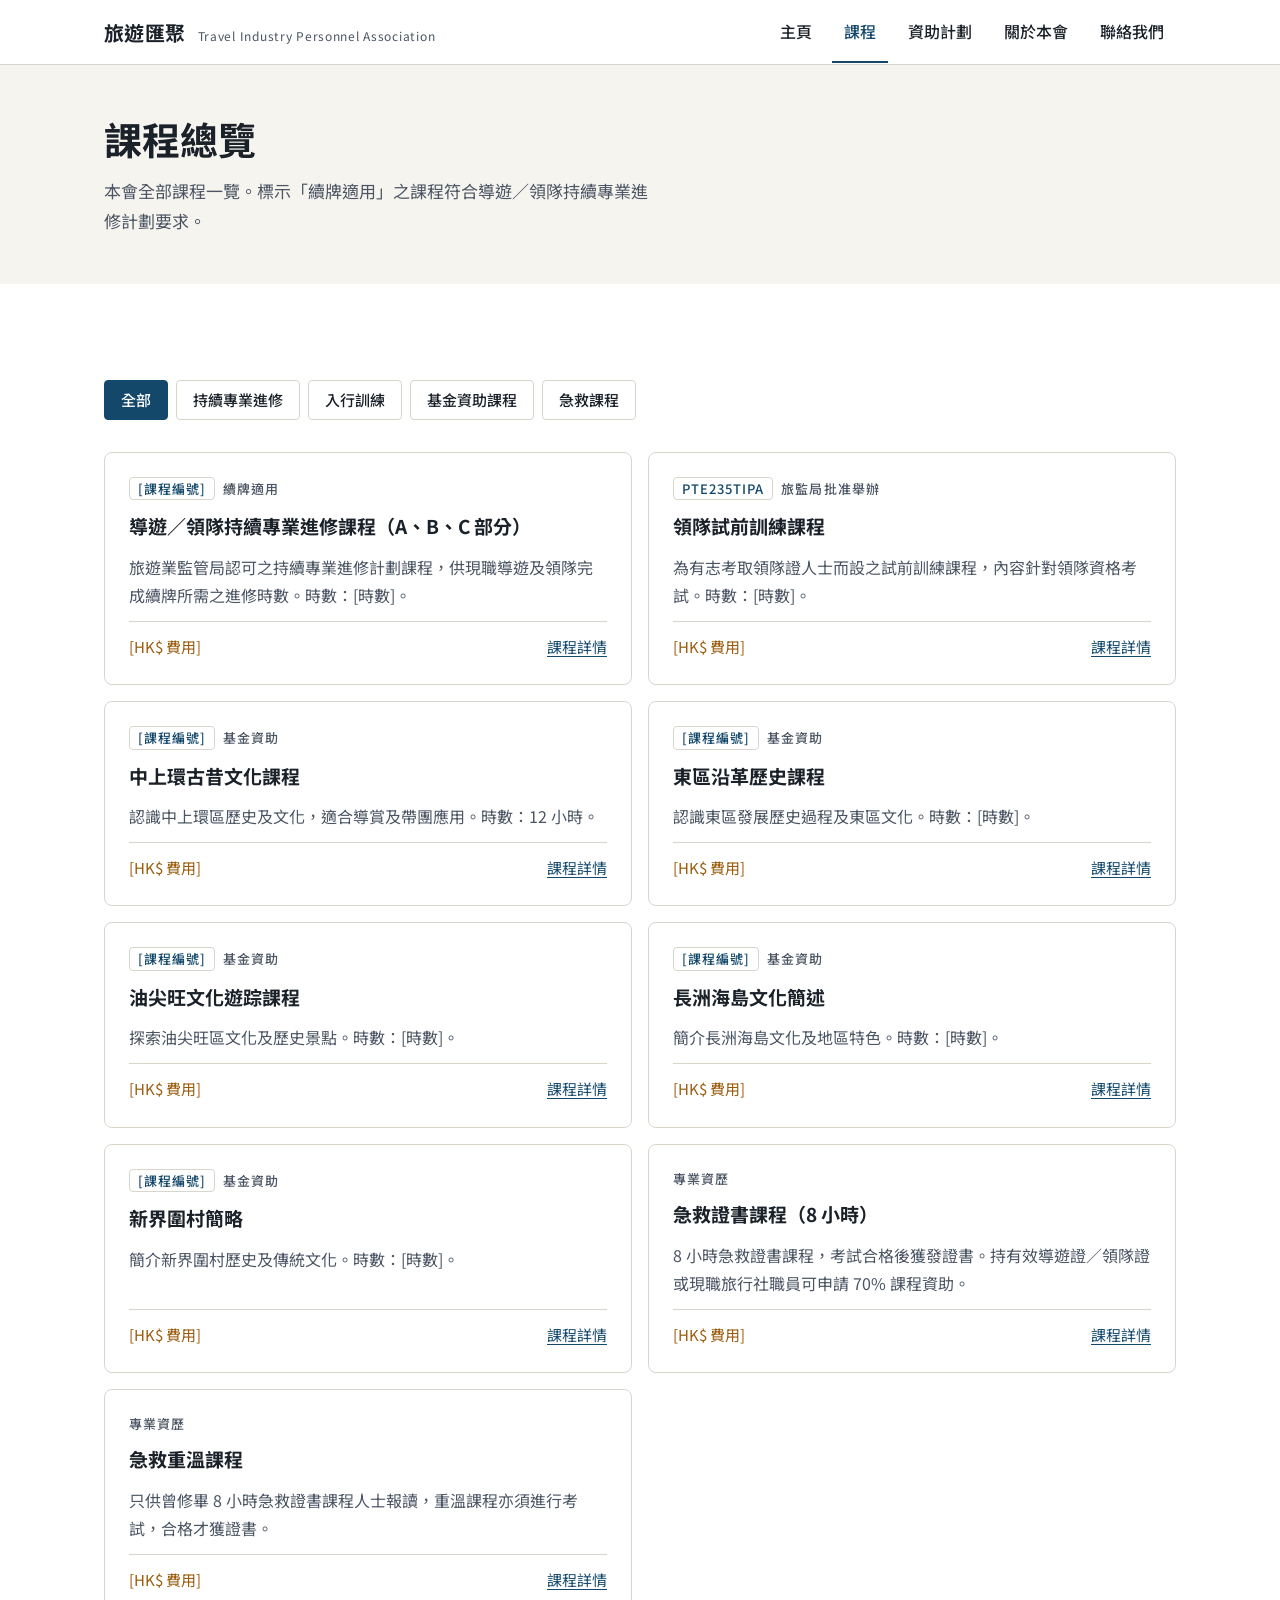
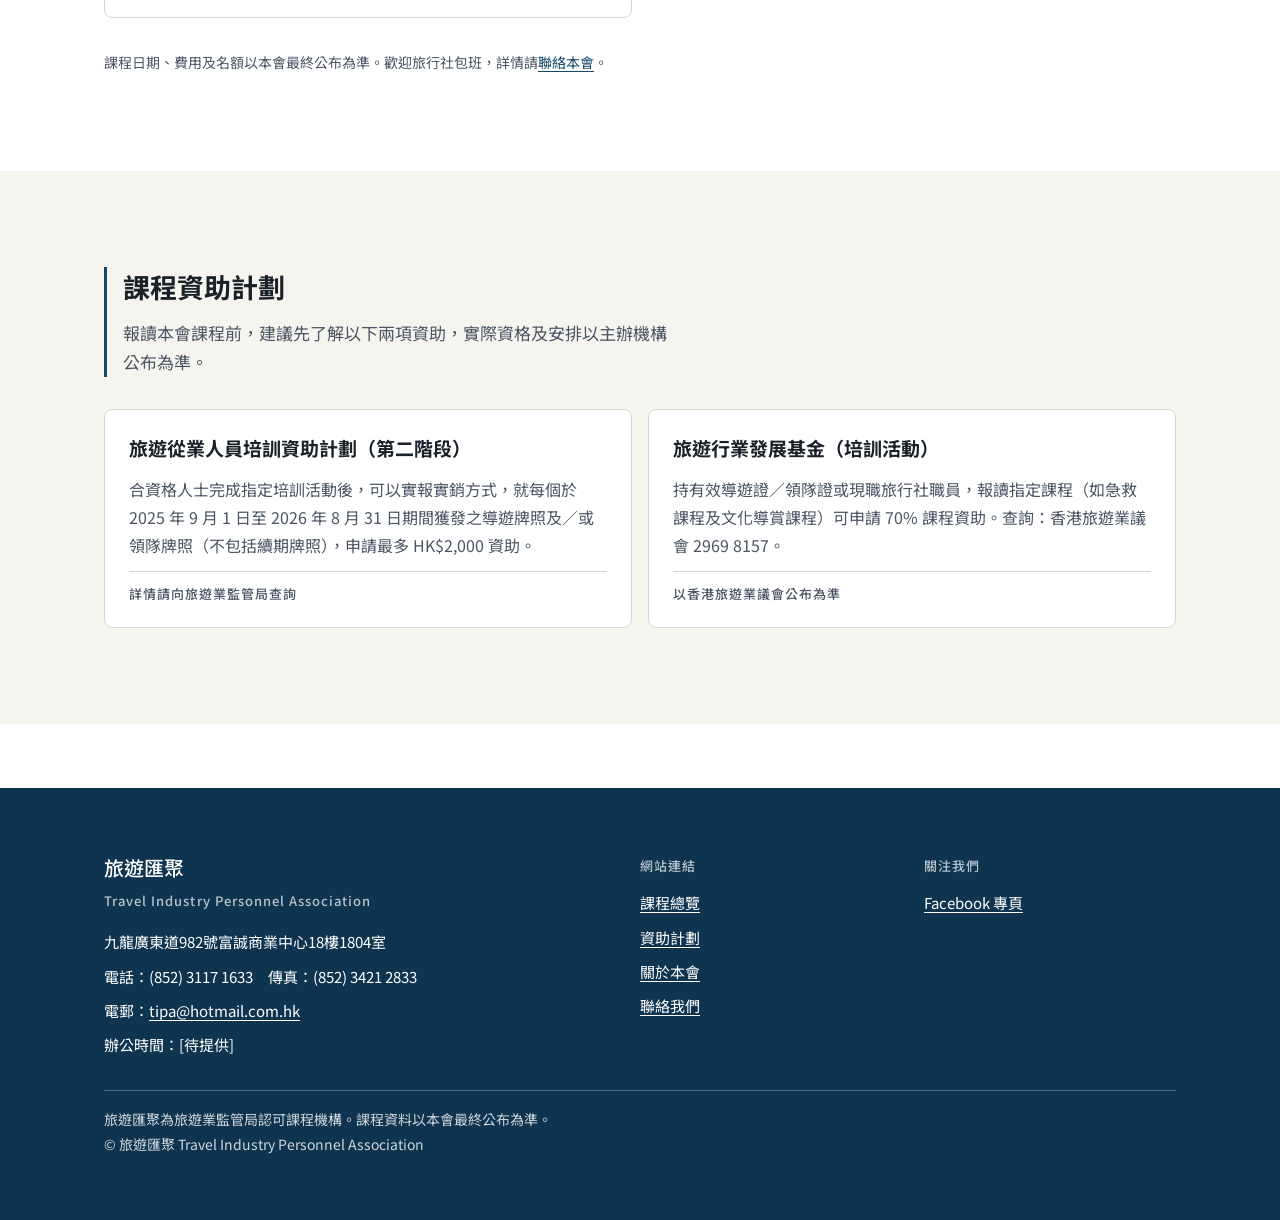
<file: courses.html>
<!DOCTYPE html>
<html lang="zh-Hant">
<head>
<meta charset="utf-8">
<meta name="viewport" content="width=device-width, initial-scale=1">
<title>課程總覽 — 旅遊匯聚 TIPA</title>
<meta name="description" content="旅遊匯聚全部課程：持續專業進修課程、領隊試前訓練課程、旅遊行業發展基金資助文化課程及急救證書課程。">
<link rel="preconnect" href="https://fonts.googleapis.com">
<link rel="preconnect" href="https://fonts.gstatic.com" crossorigin>
<link href="https://fonts.googleapis.com/css2?family=Noto+Sans+TC:wght@400;500;700&display=swap" rel="stylesheet">
<link rel="stylesheet" href="css/tipa.css">
<style>
  .filter-tabs { display: flex; flex-wrap: wrap; gap: var(--s-2); margin-bottom: var(--s-6); }
  .filter-tabs button {
    font: inherit; font-size: 15px; font-weight: 500;
    background: var(--paper); color: var(--ink);
    border: 1px solid var(--line); border-radius: var(--r-ctl);
    min-height: 40px; padding: 0 var(--s-4); cursor: pointer;
  }
  .filter-tabs button[aria-pressed="true"] {
    background: var(--accent); border-color: var(--accent); color: #fff;
  }
</style>
</head>
<body>
<a class="skip-link" href="#main">跳至主要內容</a>

<header class="site-header">
  <div class="container site-header__inner">
    <a class="brand" href="index.html">
      <span class="brand__name">旅遊匯聚</span>
      <span class="brand__sub">Travel Industry Personnel Association</span>
    </a>
    <nav class="nav" aria-label="主導覽">
      <a class="nav__link" href="index.html">主頁</a>
      <a class="nav__link" href="courses.html" aria-current="page">課程</a>
      <a class="nav__link" href="#funding">資助計劃</a>
      <a class="nav__link" href="about.html">關於本會</a>
      <a class="nav__link" href="contact.html">聯絡我們</a>
    </nav>
    <button class="nav-toggle" aria-expanded="false" aria-controls="nav-drawer">
      <span class="nav-toggle__text">選單</span>
    </button>
  </div>
  <div class="nav-drawer" id="nav-drawer">
    <nav aria-label="主導覽（流動版）">
      <a class="nav__link" href="index.html">主頁</a>
      <a class="nav__link" href="courses.html" aria-current="page">課程</a>
      <a class="nav__link" href="#funding">資助計劃</a>
      <a class="nav__link" href="about.html">關於本會</a>
      <a class="nav__link" href="contact.html">聯絡我們</a>
    </nav>
  </div>
</header>

<main id="main">

  <div class="page-head">
    <div class="container">
      <h1 class="h-page">課程總覽</h1>
      <p class="section__intro">本會全部課程一覽。標示「續牌適用」之課程符合導遊／領隊持續專業進修計劃要求。</p>
    </div>
  </div>

  <section class="section">
    <div class="container">

      <div class="filter-tabs" role="group" aria-label="課程類別篩選">
        <button data-filter="all" aria-pressed="true">全部</button>
        <button data-filter="cpd" aria-pressed="false">持續專業進修</button>
        <button data-filter="entry" aria-pressed="false">入行訓練</button>
        <button data-filter="fund" aria-pressed="false">基金資助課程</button>
        <button data-filter="firstaid" aria-pressed="false">急救課程</button>
      </div>

      <div class="card-grid">

        <article class="card" data-category="cpd">
          <div class="card__meta">
            <span class="label label--code">[課程編號]</span>
            <span class="label text-notice">續牌適用</span>
          </div>
          <h3 class="card__title">導遊／領隊持續專業進修課程（A、B、C 部分）</h3>
          <p class="card__body">旅遊業監管局認可之持續專業進修計劃課程，供現職導遊及領隊完成續牌所需之進修時數。時數：[時數]。</p>
          <div class="card__foot">
            <span class="num text-notice">[HK$ 費用]</span>
            <a href="courses.html">課程詳情</a>
          </div>
        </article>

        <article class="card" data-category="entry">
          <div class="card__meta">
            <span class="label label--code">PTE235TIPA</span>
            <span class="label">旅監局批准舉辦</span>
          </div>
          <h3 class="card__title">領隊試前訓練課程</h3>
          <p class="card__body">為有志考取領隊證人士而設之試前訓練課程，內容針對領隊資格考試。時數：[時數]。</p>
          <div class="card__foot">
            <span class="num text-notice">[HK$ 費用]</span>
            <a href="course-detail.html">課程詳情</a>
          </div>
        </article>

        <article class="card" data-category="fund">
          <div class="card__meta">
            <span class="label label--code">[課程編號]</span>
            <span class="label">基金資助</span>
          </div>
          <h3 class="card__title">中上環古昔文化課程</h3>
          <p class="card__body">認識中上環區歷史及文化，適合導賞及帶團應用。時數：12 小時。</p>
          <div class="card__foot">
            <span class="num text-notice">[HK$ 費用]</span>
            <a href="courses.html">課程詳情</a>
          </div>
        </article>

        <article class="card" data-category="fund">
          <div class="card__meta">
            <span class="label label--code">[課程編號]</span>
            <span class="label">基金資助</span>
          </div>
          <h3 class="card__title">東區沿革歷史課程</h3>
          <p class="card__body">認識東區發展歷史過程及東區文化。時數：[時數]。</p>
          <div class="card__foot">
            <span class="num text-notice">[HK$ 費用]</span>
            <a href="courses.html">課程詳情</a>
          </div>
        </article>

        <article class="card" data-category="fund">
          <div class="card__meta">
            <span class="label label--code">[課程編號]</span>
            <span class="label">基金資助</span>
          </div>
          <h3 class="card__title">油尖旺文化遊踪課程</h3>
          <p class="card__body">探索油尖旺區文化及歷史景點。時數：[時數]。</p>
          <div class="card__foot">
            <span class="num text-notice">[HK$ 費用]</span>
            <a href="courses.html">課程詳情</a>
          </div>
        </article>

        <article class="card" data-category="fund">
          <div class="card__meta">
            <span class="label label--code">[課程編號]</span>
            <span class="label">基金資助</span>
          </div>
          <h3 class="card__title">長洲海島文化簡述</h3>
          <p class="card__body">簡介長洲海島文化及地區特色。時數：[時數]。</p>
          <div class="card__foot">
            <span class="num text-notice">[HK$ 費用]</span>
            <a href="courses.html">課程詳情</a>
          </div>
        </article>

        <article class="card" data-category="fund">
          <div class="card__meta">
            <span class="label label--code">[課程編號]</span>
            <span class="label">基金資助</span>
          </div>
          <h3 class="card__title">新界圍村簡略</h3>
          <p class="card__body">簡介新界圍村歷史及傳統文化。時數：[時數]。</p>
          <div class="card__foot">
            <span class="num text-notice">[HK$ 費用]</span>
            <a href="courses.html">課程詳情</a>
          </div>
        </article>

        <article class="card" data-category="firstaid">
          <div class="card__meta">
            <span class="label">專業資歷</span>
          </div>
          <h3 class="card__title">急救證書課程（8 小時）</h3>
          <p class="card__body">8 小時急救證書課程，考試合格後獲發證書。持有效導遊證／領隊證或現職旅行社職員可申請 70% 課程資助。</p>
          <div class="card__foot">
            <span class="num text-notice">[HK$ 費用]</span>
            <a href="courses.html">課程詳情</a>
          </div>
        </article>

        <article class="card" data-category="firstaid">
          <div class="card__meta">
            <span class="label">專業資歷</span>
          </div>
          <h3 class="card__title">急救重溫課程</h3>
          <p class="card__body">只供曾修畢 8 小時急救證書課程人士報讀，重溫課程亦須進行考試，合格才獲證書。</p>
          <div class="card__foot">
            <span class="num text-notice">[HK$ 費用]</span>
            <a href="courses.html">課程詳情</a>
          </div>
        </article>

      </div>

      <p class="form-note mt-6">課程日期、費用及名額以本會最終公布為準。歡迎旅行社包班，詳情請<a href="contact.html">聯絡本會</a>。</p>
    </div>
  </section>

  <!-- Funding -->
  <section class="section section--warm" id="funding">
    <div class="container">
      <div class="section__head">
        <h2 class="h-section">課程資助計劃</h2>
        <p class="section__intro">報讀本會課程前，建議先了解以下兩項資助，實際資格及安排以主辦機構公布為準。</p>
      </div>
      <div class="card-grid">
        <article class="card">
          <h3 class="card__title">旅遊從業人員培訓資助計劃（第二階段）</h3>
          <p class="card__body">合資格人士完成指定培訓活動後，可以實報實銷方式，就每個於 2025 年 9 月 1 日至 2026 年 8 月 31 日期間獲發之導遊牌照及／或領隊牌照（不包括續期牌照），申請最多 HK$2,000 資助。</p>
          <div class="card__foot"><span class="label">詳情請向旅遊業監管局查詢</span></div>
        </article>
        <article class="card">
          <h3 class="card__title">旅遊行業發展基金（培訓活動）</h3>
          <p class="card__body">持有效導遊證／領隊證或現職旅行社職員，報讀指定課程（如急救課程及文化導賞課程）可申請 70% 課程資助。查詢：香港旅遊業議會 2969 8157。</p>
          <div class="card__foot"><span class="label">以香港旅遊業議會公布為準</span></div>
        </article>
      </div>
    </div>
  </section>

</main>

<footer class="site-footer">
  <div class="container">
    <div class="footer-grid">
      <div>
        <p class="h-sub" style="color:#fff;">旅遊匯聚</p>
        <p class="label mt-2">Travel Industry Personnel Association</p>
        <ul class="mt-4">
          <li>九龍廣東道982號富誠商業中心18樓1804室</li>
          <li>電話：(852) 3117 1633　傳真：(852) 3421 2833</li>
          <li>電郵：<a href="mailto:tipa@hotmail.com.hk">tipa@hotmail.com.hk</a></li>
          <li>辦公時間：[待提供]</li>
        </ul>
      </div>
      <div>
        <p class="label">網站連結</p>
        <ul class="mt-3">
          <li><a href="courses.html">課程總覽</a></li>
          <li><a href="courses.html#funding">資助計劃</a></li>
          <li><a href="about.html">關於本會</a></li>
          <li><a href="contact.html">聯絡我們</a></li>
        </ul>
      </div>
      <div>
        <p class="label">關注我們</p>
        <ul class="mt-3">
          <li><a href="https://www.facebook.com/hktipa" rel="noopener">Facebook 專頁</a></li>
        </ul>
      </div>
    </div>
    <p class="footnote">旅遊匯聚為旅遊業監管局認可課程機構。課程資料以本會最終公布為準。<br>© 旅遊匯聚 Travel Industry Personnel Association</p>
  </div>
</footer>

<script src="js/main.js"></script>
</body>
</html>
</file>
<file: css/tipa.css>
/* ==========================================================================
   TIPA 旅遊匯聚 — Design tokens & components
   Phase 1 approved system. One accent, warm neutrals, 8px rhythm.
   ========================================================================== */

:root {
  /* Colour */
  --ink:        #1B2129;
  --ink-soft:   #4B5563;
  --accent:     #14486B;
  --accent-deep:#0E3450;
  --paper:      #FFFFFF;
  --paper-warm: #F6F4EF;
  --line:       #DAD5CC;
  --notice:     #9A5B0B;
  --ok:         #2E7D4F;
  --error:      #B3402E;

  /* Type */
  --font: "Noto Sans TC", -apple-system, "Segoe UI", "PingFang TC", "Microsoft JhengHei", sans-serif;

  /* Spacing (8px rhythm) */
  --s-1: 4px;  --s-2: 8px;   --s-3: 12px; --s-4: 16px;
  --s-5: 24px; --s-6: 32px;  --s-7: 48px; --s-8: 64px; --s-9: 96px;

  /* Shape */
  --r-ctl: 4px;   /* buttons, inputs */
  --r-card: 8px;  /* cards */
  --shadow-card: 0 1px 3px rgba(0, 0, 0, 0.08);

  --w-content: 1120px;
}

/* --------------------------------------------------------------------------
   Base
   -------------------------------------------------------------------------- */
*, *::before, *::after { box-sizing: border-box; }

html { -webkit-text-size-adjust: 100%; }

body {
  margin: 0;
  font-family: var(--font);
  font-size: 17px;
  line-height: 1.75;
  color: var(--ink);
  background: var(--paper);
}

h1, h2, h3, p, ul, ol, dl { margin: 0; }

img { max-width: 100%; display: block; }

a { color: var(--accent); text-underline-offset: 3px; }
a:hover { color: var(--accent-deep); }

:focus-visible {
  outline: 2px solid var(--accent);
  outline-offset: 2px;
  border-radius: 2px;
}

.skip-link {
  position: absolute;
  left: -9999px;
  background: var(--paper);
  padding: var(--s-2) var(--s-4);
  z-index: 100;
}
.skip-link:focus { left: var(--s-4); top: var(--s-2); }

.container {
  max-width: var(--w-content);
  margin-inline: auto;
  padding-inline: var(--s-5);
}

/* Type scale */
.h-hero    { font-size: 34px; font-weight: 700; line-height: 1.3;  letter-spacing: 0.01em; }
.h-page    { font-size: 30px; font-weight: 700; line-height: 1.35; }
.h-section { font-size: 23px; font-weight: 700; line-height: 1.45; }
.h-sub     { font-size: 19px; font-weight: 500; line-height: 1.55; }

@media (min-width: 768px) {
  .h-hero    { font-size: 46px; }
  .h-page    { font-size: 38px; }
  .h-section { font-size: 27px; }
  .h-sub     { font-size: 20px; }
}

.text-soft  { color: var(--ink-soft); }
.text-notice{ color: var(--notice); }

/* Small label — the signature accreditation eyebrow */
.label {
  display: inline-block;
  font-size: 13px;
  font-weight: 500;
  letter-spacing: 0.08em;
  line-height: 1.5;
  color: var(--ink-soft);
}
.label--code {
  color: var(--accent);
  border: 1px solid var(--line);
  border-radius: var(--r-ctl);
  padding: 1px var(--s-2);
  background: var(--paper);
  font-variant-numeric: tabular-nums;
}

/* --------------------------------------------------------------------------
   Header & navigation
   -------------------------------------------------------------------------- */
.site-header {
  position: sticky;
  top: 0;
  z-index: 50;
  background: var(--paper);
  border-bottom: 1px solid var(--line);
}

.site-header__inner {
  display: flex;
  align-items: center;
  justify-content: space-between;
  min-height: 64px;
  gap: var(--s-5);
}

.brand {
  display: flex;
  align-items: baseline;
  gap: var(--s-3);
  text-decoration: none;
  color: var(--ink);
}
.brand__name { font-size: 20px; font-weight: 700; letter-spacing: 0.02em; }
.brand__sub  { font-size: 12px; letter-spacing: 0.06em; color: var(--ink-soft); }

.nav { display: none; }

.nav__link {
  display: inline-block;
  padding: var(--s-4) var(--s-3);
  font-size: 16px;
  font-weight: 500;
  text-decoration: none;
  color: var(--ink);
  border-bottom: 2px solid transparent;
}
.nav__link:hover { color: var(--accent); }
.nav__link[aria-current="page"] {
  color: var(--accent);
  border-bottom-color: var(--accent);
}

.nav-toggle {
  display: inline-flex;
  align-items: center;
  gap: var(--s-2);
  min-height: 44px;
  padding: 0 var(--s-3);
  font: inherit;
  font-size: 15px;
  font-weight: 500;
  background: none;
  border: 1px solid var(--line);
  border-radius: var(--r-ctl);
  color: var(--ink);
  cursor: pointer;
}

.nav-drawer {
  display: none;
  border-top: 1px solid var(--line);
  background: var(--paper);
}
.nav-drawer.is-open { display: block; }
.nav-drawer .nav__link {
  display: block;
  padding: var(--s-3) var(--s-5);
  min-height: 44px;
  border-bottom: none;
  border-left: 2px solid transparent;
}
.nav-drawer .nav__link[aria-current="page"] { border-left-color: var(--accent); }

@media (min-width: 900px) {
  .nav { display: flex; gap: var(--s-2); }
  .nav-toggle, .nav-drawer { display: none; }
  .nav-drawer.is-open { display: none; }
}

/* --------------------------------------------------------------------------
   Sections & hero
   -------------------------------------------------------------------------- */
.section { padding-block: var(--s-8); }
.section--warm { background: var(--paper-warm); }
.section__intro { max-width: 62ch; margin-top: var(--s-3); color: var(--ink-soft); }

.section__head {
  margin-bottom: var(--s-6);
  padding-left: var(--s-4);
  border-left: 3px solid var(--accent);
}

@media (min-width: 768px) {
  .section { padding-block: var(--s-9); }
}

.hero {
  background: var(--paper-warm);
  padding-block: var(--s-8);
}
.hero__inner { max-width: 720px; }
.hero__lede { margin-top: var(--s-4); font-size: 18px; color: var(--ink-soft); max-width: 56ch; }
.hero__actions { display: flex; flex-wrap: wrap; gap: var(--s-3); margin-top: var(--s-6); }

@media (min-width: 768px) {
  .hero { padding-block: var(--s-9); }
}

/* Slim page header for inner pages */
.page-head { padding-block: var(--s-7); background: var(--paper-warm); }
.page-head .breadcrumb { margin-bottom: var(--s-3); font-size: 14px; }
.page-head .breadcrumb a { color: var(--ink-soft); }

/* --------------------------------------------------------------------------
   Buttons
   -------------------------------------------------------------------------- */
.btn {
  display: inline-flex;
  align-items: center;
  justify-content: center;
  min-height: 44px;
  padding: 0 var(--s-5);
  font: inherit;
  font-size: 16px;
  font-weight: 500;
  letter-spacing: 0.02em;
  line-height: 1;
  text-decoration: none;
  border-radius: var(--r-ctl);
  border: 1px solid transparent;
  cursor: pointer;
}
.btn--primary { background: var(--accent); color: #fff; }
.btn--primary:hover { background: var(--accent-deep); color: #fff; }
.btn--secondary { background: var(--paper); color: var(--accent); border-color: var(--accent); }
.btn--secondary:hover { background: var(--paper-warm); color: var(--accent-deep); }
.btn[disabled] { opacity: 0.5; cursor: not-allowed; }

/* --------------------------------------------------------------------------
   Cards
   -------------------------------------------------------------------------- */
.card-grid {
  display: grid;
  gap: var(--s-4);
  grid-template-columns: 1fr;
}
@media (min-width: 640px)  { .card-grid { grid-template-columns: repeat(2, 1fr); } }
@media (min-width: 1024px) { .card-grid--4 { grid-template-columns: repeat(4, 1fr); } }

.card {
  background: var(--paper);
  border: 1px solid var(--line);
  border-radius: var(--r-card);
  padding: var(--s-5);
  display: flex;
  flex-direction: column;
  gap: var(--s-3);
}
.card:hover { box-shadow: var(--shadow-card); }
.card__title { font-size: 19px; font-weight: 700; line-height: 1.5; }
.card__meta { display: flex; flex-wrap: wrap; gap: var(--s-2); align-items: center; }
.card__body { color: var(--ink-soft); font-size: 16px; flex: 1; }
.card__foot {
  display: flex;
  justify-content: space-between;
  align-items: center;
  gap: var(--s-3);
  border-top: 1px solid var(--line);
  padding-top: var(--s-3);
  font-size: 15px;
}

/* --------------------------------------------------------------------------
   Course schedule table (collapses to cards < 768px)
   -------------------------------------------------------------------------- */
.schedule { width: 100%; border-collapse: collapse; }
.schedule caption {
  text-align: left;
  font-size: 14px;
  color: var(--ink-soft);
  padding-bottom: var(--s-3);
}
.schedule th, .schedule td {
  text-align: left;
  padding: var(--s-3) var(--s-4);
  border-bottom: 1px solid var(--line);
  vertical-align: top;
}
.schedule thead th {
  background: var(--paper-warm);
  font-size: 14px;
  font-weight: 500;
  letter-spacing: 0.06em;
  color: var(--ink-soft);
  border-bottom: 1px solid var(--line);
}
.schedule .num { font-variant-numeric: tabular-nums; white-space: nowrap; }

@media (max-width: 767px) {
  .schedule thead { position: absolute; left: -9999px; }
  .schedule, .schedule tbody, .schedule tr, .schedule td { display: block; }
  .schedule tr {
    border: 1px solid var(--line);
    border-radius: var(--r-card);
    margin-bottom: var(--s-4);
    padding: var(--s-2) 0;
    background: var(--paper);
  }
  .schedule td { border-bottom: none; padding: var(--s-2) var(--s-4); }
  .schedule td::before {
    content: attr(data-label);
    display: block;
    font-size: 13px;
    letter-spacing: 0.08em;
    color: var(--ink-soft);
    margin-bottom: 2px;
  }
  .schedule td.no-label::before { content: none; }
}

/* Key-facts definition table (course detail) */
.key-facts {
  display: grid;
  grid-template-columns: 1fr;
  border: 1px solid var(--line);
  border-radius: var(--r-card);
  overflow: hidden;
}
.key-facts > div {
  display: grid;
  grid-template-columns: 120px 1fr;
  border-bottom: 1px solid var(--line);
}
.key-facts > div:last-child { border-bottom: none; }
.key-facts dt {
  background: var(--paper-warm);
  padding: var(--s-3) var(--s-4);
  font-size: 14px;
  font-weight: 500;
  letter-spacing: 0.06em;
  color: var(--ink-soft);
}
.key-facts dd { margin: 0; padding: var(--s-3) var(--s-4); }
@media (min-width: 768px) {
  .key-facts { grid-template-columns: 1fr 1fr; }
  .key-facts > div:nth-last-child(2) { border-bottom: none; }
}

/* --------------------------------------------------------------------------
   Forms
   -------------------------------------------------------------------------- */
.form { display: grid; gap: var(--s-4); }
.field { display: grid; gap: var(--s-1); }
.field label { font-size: 15px; font-weight: 500; }
.field .hint { font-size: 14px; color: var(--ink-soft); }

.field input,
.field select,
.field textarea {
  font: inherit;
  font-size: 16px;
  color: var(--ink);
  background: var(--paper);
  border: 1px solid var(--line);
  border-radius: var(--r-ctl);
  padding: 0 var(--s-3);
  min-height: 44px;
  width: 100%;
}
.field textarea { padding: var(--s-3); min-height: 140px; resize: vertical; }
.field input:focus, .field select:focus, .field textarea:focus {
  outline: 2px solid var(--accent);
  outline-offset: 1px;
  border-color: var(--accent);
}

.field.is-error input, .field.is-error textarea, .field.is-error select { border-color: var(--error); }
.field .error-msg { font-size: 14px; color: var(--error); }

.form-note { font-size: 14px; color: var(--ink-soft); }

/* --------------------------------------------------------------------------
   Trust block, notice list, misc
   -------------------------------------------------------------------------- */
.fact-list { list-style: none; padding: 0; display: grid; gap: var(--s-3); }
.fact-list li { display: grid; gap: 2px; }
.fact-list .label { color: var(--ink-soft); }

.divider { border: none; border-top: 1px solid var(--line); margin: 0; }

/* --------------------------------------------------------------------------
   Footer
   -------------------------------------------------------------------------- */
.site-footer {
  background: var(--accent-deep);
  color: #fff;
  padding-block: var(--s-8);
  margin-top: var(--s-8);
  font-size: 15px;
}
.site-footer a { color: #fff; }
.site-footer .label { color: rgba(255, 255, 255, 0.7); }
.footer-grid {
  display: grid;
  gap: var(--s-6);
  grid-template-columns: 1fr;
}
@media (min-width: 768px) { .footer-grid { grid-template-columns: 2fr 1fr 1fr; } }
.footer-grid ul { list-style: none; padding: 0; display: grid; gap: var(--s-2); }
.site-footer .footnote {
  margin-top: var(--s-6);
  padding-top: var(--s-4);
  border-top: 1px solid rgba(255, 255, 255, 0.25);
  color: rgba(255, 255, 255, 0.8);
  font-size: 14px;
}

/* --------------------------------------------------------------------------
   Utilities & motion
   -------------------------------------------------------------------------- */
.mt-2 { margin-top: var(--s-2); } .mt-3 { margin-top: var(--s-3); }
.mt-4 { margin-top: var(--s-4); } .mt-5 { margin-top: var(--s-5); }
.mt-6 { margin-top: var(--s-6); } .mt-7 { margin-top: var(--s-7); }

@media (prefers-reduced-motion: no-preference) {
  a, .btn, .card, .nav__link { transition: color .15s ease, background-color .15s ease, border-color .15s ease, box-shadow .15s ease; }
}
</file>
